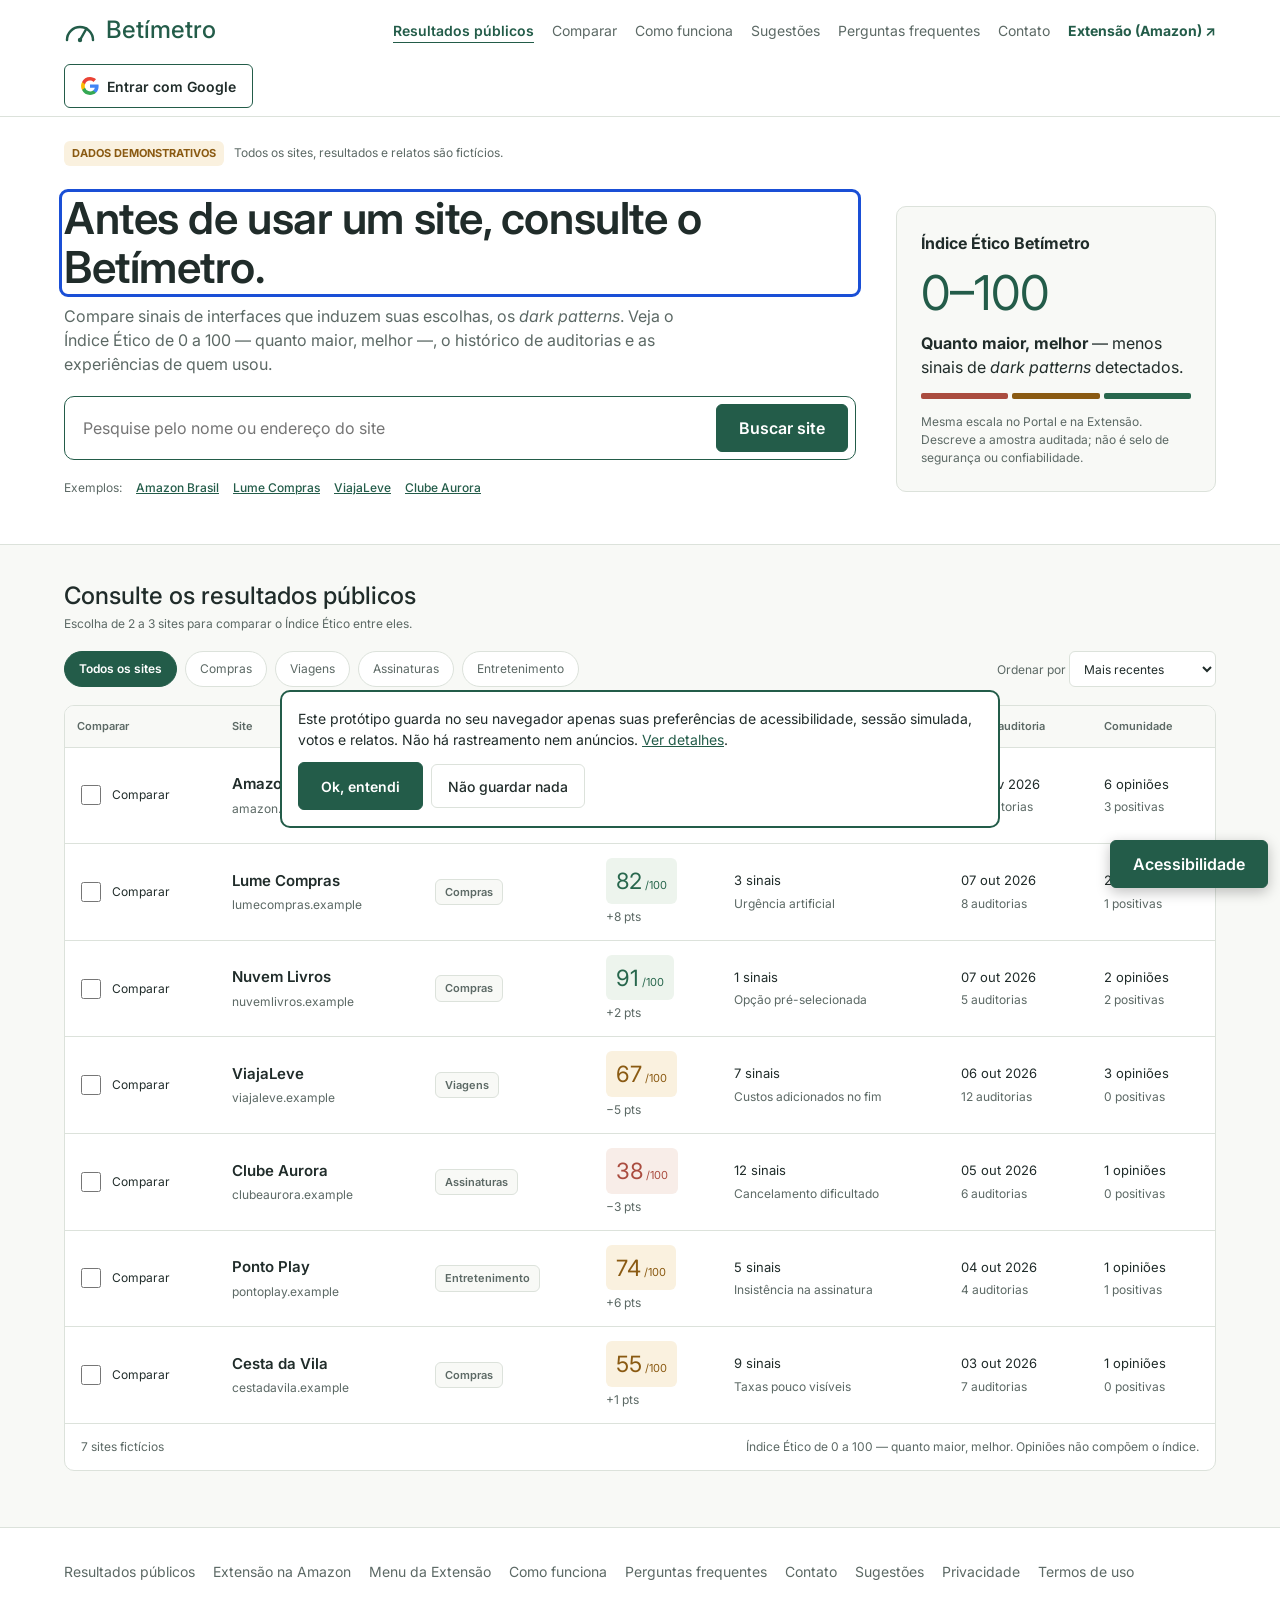
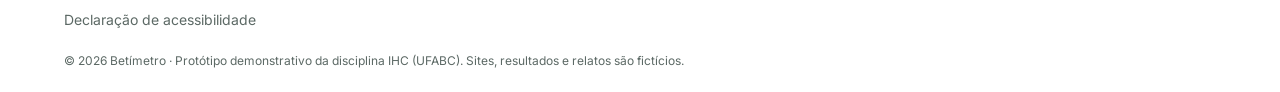
<file: index.html>
<!doctype html>
<html lang="pt-BR">
    <head>
        <meta charset="utf-8" />
        <meta
            name="viewport"
            content="width=device-width, initial-scale=1, viewport-fit=cover"
        />
        <title>Betímetro · Observatório de escolhas digitais</title>
        <link rel="icon" type="image/svg+xml" href="./favicon.svg" />
        <link rel="preconnect" href="https://fonts.googleapis.com" />
        <link rel="preconnect" href="https://fonts.gstatic.com" crossorigin />
        <link
            href="https://fonts.googleapis.com/css2?family=Inter:wght@400;500;600;700&display=swap"
            rel="stylesheet"
        />
        <link rel="stylesheet" href="./css/portal.css" />
    </head>
    <body>
        <a class="skip" href="#app">Pular para o conteúdo</a>
        <header>
            <div class="w">
                <a
                    class="brand"
                    href="#inicio"
                    aria-label="Betímetro, página inicial"
                    ><svg
                        width="32"
                        height="28"
                        viewBox="0 0 32 28"
                        fill="none"
                        stroke="currentColor"
                        stroke-linecap="round"
                        aria-hidden="true"
                    >
                        <path d="M3 24a13 13 0 0 1 26 0" stroke-width="2.5" />
                        <path d="M16 24 22.5 12.5" stroke-width="2.5" />
                        <circle
                            cx="16"
                            cy="24"
                            r="2.2"
                            fill="currentColor"
                            stroke="none"
                        /></svg
                    >Betímetro</a
                >
                <nav aria-label="Principal"><ul id="nav"></ul></nav>
                <div id="auth-slot" class="auth-slot"></div>
            </div>
        </header>
        <button
            class="btn"
            id="ab"
            type="button"
            aria-expanded="false"
            aria-controls="ap"
        >
            Acessibilidade
        </button>
        <div
            id="ap"
            hidden
            role="region"
            aria-label="Preferências de acessibilidade"
        >
            <div class="w">
                <span role="group" aria-label="Tamanho do texto" class="m"
                    ><button
                        class="btn2"
                        type="button"
                        data-fs="100"
                        aria-pressed="true"
                        aria-label="Texto normal"
                    >
                        A</button
                    ><button
                        class="btn2"
                        type="button"
                        data-fs="115"
                        aria-pressed="false"
                        aria-label="Texto grande"
                    >
                        A+</button
                    ><button
                        class="btn2"
                        type="button"
                        data-fs="130"
                        aria-pressed="false"
                        aria-label="Texto muito grande"
                    >
                        A++
                    </button></span
                ><label class="m"
                    >Tema
                    <select id="pt">
                        <option value="auto">Automático</option>
                        <option value="light">Claro</option>
                        <option value="dark">Escuro</option>
                    </select></label
                ><label class="ck"
                    ><input type="checkbox" id="phc" /> Alto contraste</label
                ><label class="ck"
                    ><input type="checkbox" id="psp" /> Modo simplificado</label
                ><button
                    class="btn2"
                    id="pvl"
                    type="button"
                    aria-pressed="false"
                    aria-label="Ativar tradutor VLibras para Libras"
                >
                    <svg
                        width="18"
                        height="18"
                        viewBox="0 0 24 24"
                        fill="none"
                        stroke="currentColor"
                        stroke-width="2"
                        aria-hidden="true"
                    >
                        <path
                            d="M18 11V6a2 2 0 0 0-4 0v5M14 10V4a2 2 0 0 0-4 0v6M10 10.5V6a2 2 0 0 0-4 0v8a6 6 0 0 0 12 0v-3a2 2 0 0 0-4 0"
                        />
                    </svg>
                    <span>VLibras</span>
                </button>
            </div>
        </div>
        <main id="app" tabindex="-1"></main>
        <p class="sr" id="live" aria-live="polite"></p>
        <div id="cn" role="region" aria-label="Aviso de privacidade" hidden>
            <p>
                Este protótipo guarda no seu navegador apenas suas preferências
                de acessibilidade, sessão simulada, votos e relatos. Não há
                rastreamento nem anúncios.
                <a href="#privacidade">Ver detalhes</a>.
            </p>
            <div class="m">
                <button class="btn" id="ok" type="button">Ok, entendi</button>
                <button class="btn2" id="no" type="button">
                    Não guardar nada
                </button>
            </div>
        </div>
        <footer>
            <div class="w">
                <nav aria-label="Rodapé">
                    <ul>
                        <li><a href="#inicio">Resultados públicos</a></li>
                        <li>
                            <a href="./pages/demo-amazon.html"
                                >Extensão na Amazon</a
                            >
                        </li>
                        <li>
                            <a href="./pages/extensao-menu.html"
                                >Menu da Extensão</a
                            >
                        </li>
                        <li><a href="#como">Como funciona</a></li>
                        <li><a href="#faq">Perguntas frequentes</a></li>
                        <li><a href="#contato">Contato</a></li>
                        <li><a href="#sugestoes">Sugestões</a></li>
                        <li><a href="#privacidade">Privacidade</a></li>
                        <li><a href="#termos">Termos de uso</a></li>
                        <li>
                            <a href="#acessibilidade"
                                >Declaração de acessibilidade</a
                            >
                        </li>
                    </ul>
                </nav>
                <p style="margin-top: 10px">
                    © 2026 Betímetro · Protótipo demonstrativo da disciplina IHC
                    (UFABC). Sites, resultados e relatos são fictícios.
                </p>
            </div>
        </footer>
        <script src="./js/portal.js"></script>
    </body>
</html>
</file>
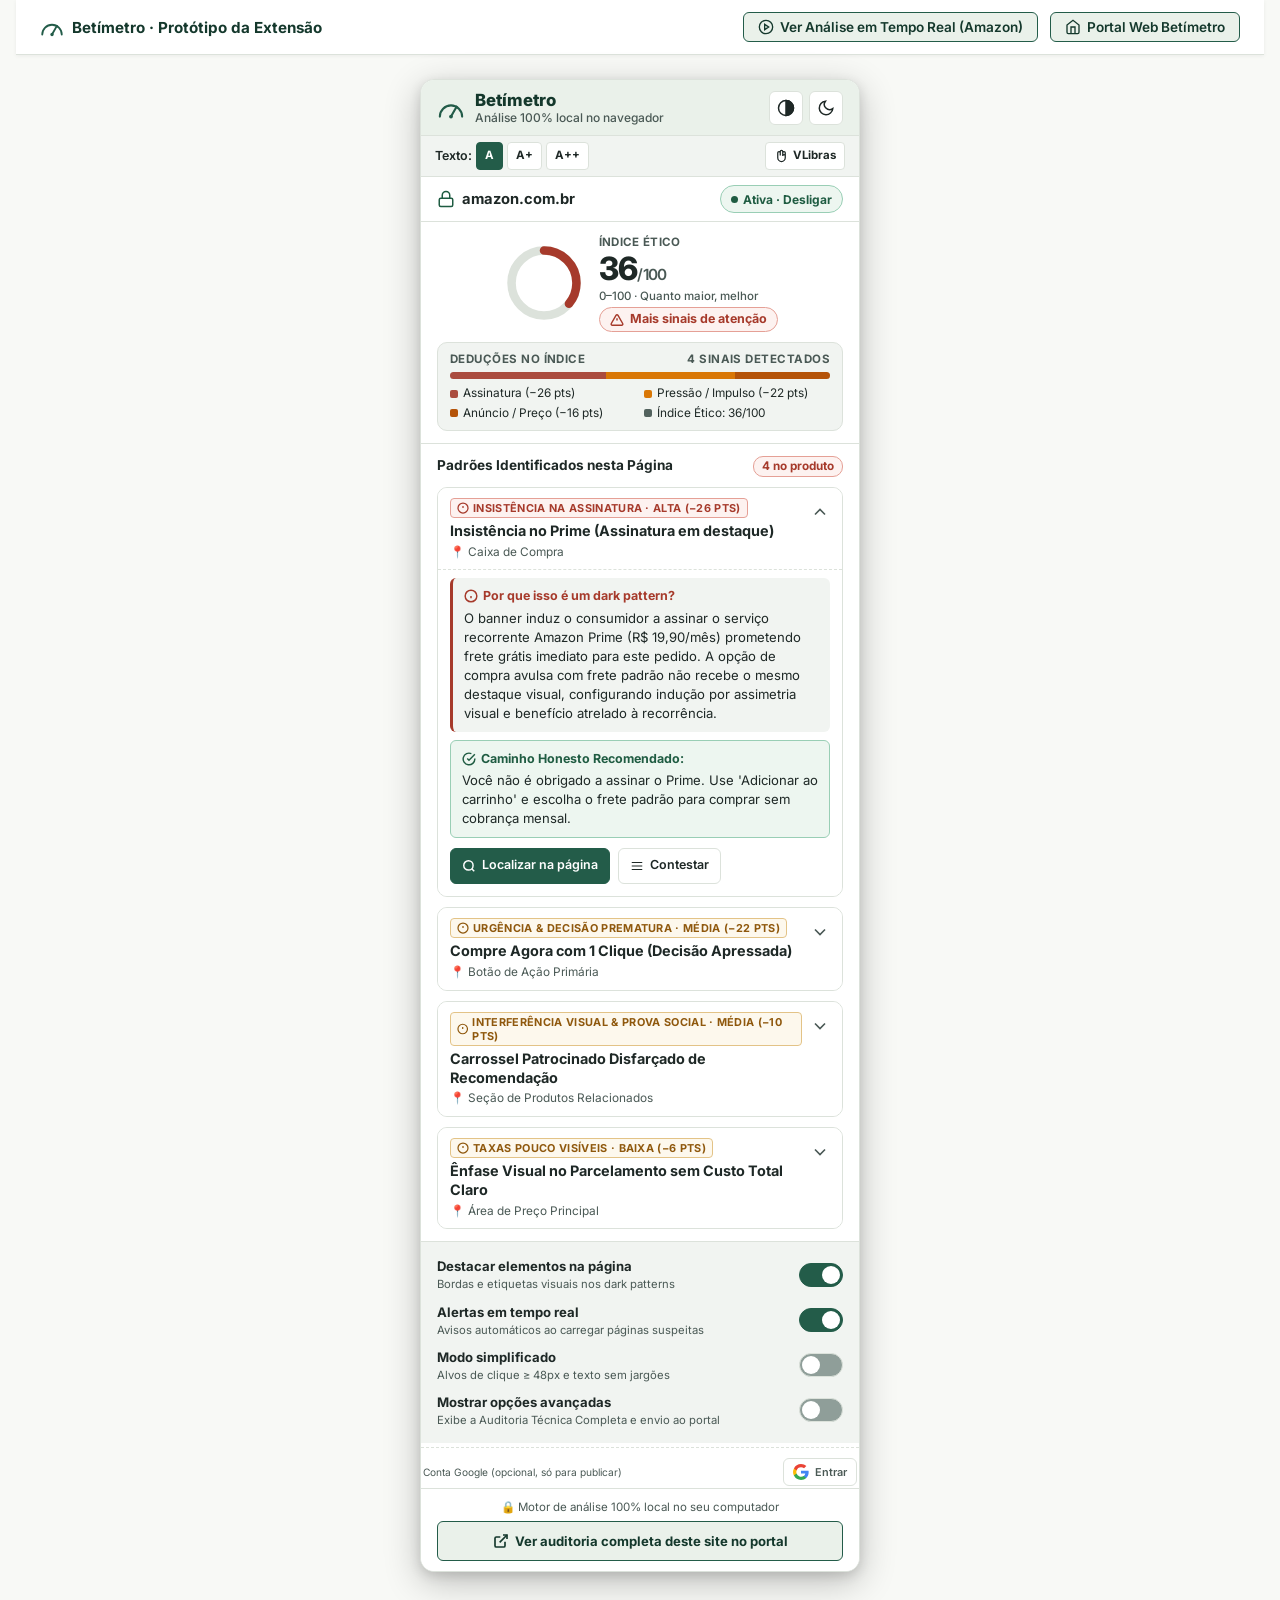
<file: pages/extensao-menu.html>
<!doctype html>
<html lang="pt-BR">
<head>
    <meta charset="utf-8" />
    <meta name="viewport" content="width=device-width, initial-scale=1, viewport-fit=cover" />
    <title>Menu da Extensão · Betímetro (IHC - UFABC)</title>
    <link rel="icon" type="image/svg+xml" href="../favicon.svg" />
    <link rel="preconnect" href="https://fonts.googleapis.com" />
    <link rel="preconnect" href="https://fonts.gstatic.com" crossorigin />
    <link href="https://fonts.googleapis.com/css2?family=Inter:wght@400;500;600;700;800&display=swap" rel="stylesheet" />
    <link rel="stylesheet" href="../css/extensao.css" />
    <style>
        .demo-nav-bar {
            background: var(--btm-sf);
            border-bottom: 1.5px solid var(--btm-bd);
            width: 100%;
            padding: 12px 24px;
            display: flex;
            align-items: center;
            justify-content: space-between;
            flex-wrap: wrap;
            gap: 10px;
            box-shadow: 0 1px 4px rgba(0,0,0,0.06);
            margin-bottom: 24px;
            font-family: var(--btm-font);
            box-sizing: border-box;
        }
        .demo-nav-title {
            font-size: 0.95rem;
            font-weight: 700;
            color: var(--btm-brand-dark);
            display: flex;
            align-items: center;
            gap: 8px;
        }
        .demo-nav-title svg {
            color: var(--btm-brand);
        }
        .demo-nav-links {
            display: flex;
            align-items: center;
            gap: 12px;
            flex-wrap: wrap;
        }
        .demo-nav-link {
            text-decoration: none;
            font-size: 0.85rem;
            font-weight: 600;
            color: var(--btm-brand-dark);
            background: var(--btm-brand-subtle);
            border: 1px solid var(--btm-brand);
            padding: 6px 14px;
            border-radius: 6px;
            transition: all 0.15s ease;
            display: inline-flex;
            align-items: center;
            gap: 6px;
        }
        .demo-nav-link:hover, .demo-nav-link:focus-visible {
            background: var(--btm-brand);
            color: var(--btm-tx-onbrand);
            outline: 2px solid var(--btm-bd-focus);
        }
    </style>
</head>
<body class="btm-standalone-body">

    <!-- Barra de Navegação do Protótipo Acadêmico -->
    <header class="demo-nav-bar" role="banner">
        <div class="demo-nav-title">
            <svg width="24" height="22" viewBox="0 0 32 28" fill="none" stroke="currentColor" stroke-linecap="round" aria-hidden="true">
                <path d="M3 24a13 13 0 0 1 26 0" stroke-width="2.5" />
                <path d="M16 24 22.5 12.5" stroke-width="2.5" />
                <circle cx="16" cy="24" r="2.2" fill="currentColor" stroke="none" />
            </svg>
            Betímetro · Protótipo da Extensão
        </div>
        <nav class="demo-nav-links" aria-label="Navegação da Demonstração">
            <a class="demo-nav-link" href="./demo-amazon.html" title="Abrir página de teste com análise em tempo real">
                <svg width="16" height="16" viewBox="0 0 24 24" fill="none" stroke="currentColor" stroke-width="2" aria-hidden="true">
                    <circle cx="12" cy="12" r="10"/>
                    <polygon points="10 8 16 12 10 16 10 8"/>
                </svg>
                Ver Análise em Tempo Real (Amazon)
            </a>
            <a class="demo-nav-link" href="../index.html" title="Acessar o portal web do Betímetro">
                <svg width="16" height="16" viewBox="0 0 24 24" fill="none" stroke="currentColor" stroke-width="2" aria-hidden="true">
                    <path d="M3 9l9-7 9 7v11a2 2 0 0 1-2 2H5a2 2 0 0 1-2-2z"/>
                    <polyline points="9 22 9 12 15 12 15 22"/>
                </svg>
                Portal Web Betímetro
            </a>
        </nav>
    </header>

    <!-- Frame da Extensão (Visualização dedicada do pop-up) -->
    <main class="btm-standalone-frame" id="btm-extension-popup" role="region" aria-label="Menu da Extensão Betímetro">
        
        <!-- Header da Extensão -->
        <header class="btm-header">
            <a class="btm-header-brand" href="../index.html" aria-label="Página inicial do Betímetro">
                <svg width="28" height="24" viewBox="0 0 32 28" fill="none" stroke="currentColor" stroke-linecap="round" aria-hidden="true">
                    <path d="M3 24a13 13 0 0 1 26 0" stroke-width="2.5" />
                    <path d="M16 24 22.5 12.5" stroke-width="2.5" />
                    <circle cx="16" cy="24" r="2.2" fill="currentColor" stroke="none" />
                </svg>
                <div>
                    <h1 class="btm-header-title">Betímetro</h1>
                    <span class="btm-header-subtitle" id="btm-header-subtitle">Análise 100% local no navegador</span>
                </div>
            </a>
            <div class="btm-header-tools">
                <button class="btm-icon-btn" id="btm-contrast-toggle" type="button" aria-pressed="false" aria-label="Alternar Alto Contraste" title="Alto Contraste (Acessibilidade)">
                    <svg width="18" height="18" viewBox="0 0 24 24" fill="none" stroke="currentColor" stroke-width="2" aria-hidden="true">
                        <circle cx="12" cy="12" r="10"/>
                        <path d="M12 2a10 10 0 0 1 0 20z" fill="currentColor"/>
                    </svg>
                </button>
                <button class="btm-icon-btn" id="btm-theme-toggle" type="button" aria-pressed="false" aria-label="Alternar Tema Escuro" title="Tema Escuro">
                    <svg width="18" height="18" viewBox="0 0 24 24" fill="none" stroke="currentColor" stroke-width="2" aria-hidden="true">
                        <path d="M21 12.79A9 9 0 1 1 11.21 3 7 7 0 0 0 21 12.79z"/>
                    </svg>
                </button>
            </div>
        </header>

        <!-- Barra de Acessibilidade (Texto + VLibras) - WCAG 2.2 AA/AAA -->
        <div class="btm-a11y-bar" role="region" aria-label="Opções de acessibilidade">
            <div class="btm-a11y-group">
                <span>Texto:</span>
                <button class="btm-a11y-btn" id="btm-fs-100" type="button" aria-pressed="true" aria-label="Texto tamanho padrão">A</button>
                <button class="btm-a11y-btn" id="btm-fs-115" type="button" aria-pressed="false" aria-label="Texto aumentado 115%">A+</button>
                <button class="btm-a11y-btn" id="btm-fs-130" type="button" aria-pressed="false" aria-label="Texto aumentado 130%">A++</button>
            </div>
            <button class="btm-a11y-btn btm-a11y-vlibras" id="btm-vlibras-toggle" type="button" aria-pressed="false" aria-label="Ativar tradutor VLibras para Libras" title="Tradutor VLibras (Libras)">
                <svg width="15" height="15" viewBox="0 0 24 24" fill="none" stroke="currentColor" stroke-width="2" aria-hidden="true">
                    <path d="M18 11V6a2 2 0 0 0-4 0v5M14 10V4a2 2 0 0 0-4 0v6M10 10.5V6a2 2 0 0 0-4 0v8a6 6 0 0 0 12 0v-3a2 2 0 0 0-4 0"/>
                </svg>
                <span>VLibras</span>
            </button>
        </div>

        <!-- Site atual sendo inspecionado + Botão Ligar/Desligar Extensão -->
        <div class="btm-site-meta">
            <div class="btm-site-info">
                <svg width="18" height="18" viewBox="0 0 24 24" fill="none" stroke="currentColor" stroke-width="2" aria-hidden="true">
                    <rect x="3" y="11" width="18" height="11" rx="2" ry="2"/>
                    <path d="M7 11V7a5 5 0 0 1 10 0v4"/>
                </svg>
                <span class="btm-site-domain">amazon.com.br</span>
            </div>
            <button class="btm-power-btn" id="btm-power-btn" type="button" aria-pressed="true" title="Ligar ou desligar a extensão Betímetro nesta página">
                <span class="btm-site-status-dot" style="display:inline-block;width:7px;height:7px;background:currentColor;border-radius:50%;"></span>
                <span>Ativa · Desligar</span>
            </button>
        </div>

        <!-- Painel Exibido quando a Extensão está Desligada -->
        <div class="btm-disabled-panel" id="btm-disabled-panel" hidden role="region" aria-label="Extensão desligada">
            <div class="btm-disabled-icon" aria-hidden="true">
                <svg width="26" height="26" viewBox="0 0 24 24" fill="none" stroke="currentColor" stroke-width="2">
                    <path d="M18.36 6.64a9 9 0 1 1-12.73 0"/><line x1="12" y1="2" x2="12" y2="12"/>
                </svg>
            </div>
            <h2 class="btm-disabled-title">Extensão Betímetro Desligada</h2>
            <p class="btm-disabled-desc">
                A proteção em tempo real e os destaques visuais estão desativados para <strong>amazon.com.br</strong>. Nenhum elemento da página está sendo monitorado.
            </p>
            <button class="btm-btn-sm primary" id="btm-reactivate-btn" type="button">
                <svg width="14" height="14" viewBox="0 0 24 24" fill="none" stroke="currentColor" stroke-width="2.5" aria-hidden="true">
                    <path d="M18.36 6.64a9 9 0 1 1-12.73 0"/><line x1="12" y1="2" x2="12" y2="12"/>
                </svg>
                Ligar Extensão Novamente
            </button>
        </div>

        <!-- Corpo Rolável Unificado -->
        <div class="btm-scroll-content">
            <!-- Seção do Índice Ético Unificado (RF01 e RF07) -->
            <section class="btm-score-card" aria-label="Índice Ético da página atual">
                <div class="btm-gauge-wrap">
                    <svg class="btm-gauge-svg" viewBox="0 0 96 96" aria-hidden="true">
                        <circle class="btm-gauge-bg" cx="48" cy="48" r="38"></circle>
                        <circle class="btm-gauge-val hi" id="btm-gauge-circle" cx="48" cy="48" r="38"></circle>
                    </svg>
                    <div class="btm-score-text-block">
                        <span class="btm-score-caption" id="btm-score-caption">Índice Ético</span>
                        <div class="btm-score-number">
                            <span id="btm-score-val">36</span><span class="btm-score-scale">/100</span>
                        </div>
                        <span class="btm-score-direction" id="btm-score-direction">0–100 · Quanto maior, melhor</span>
                        <div class="btm-score-badge hi" id="btm-score-pill">
                            <svg width="14" height="14" viewBox="0 0 24 24" fill="none" stroke="currentColor" stroke-width="2.5" aria-hidden="true">
                                <path d="m21.73 18-8-14a2 2 0 0 0-3.48 0l-8 14A2 2 0 0 0 4 21h16a2 2 0 0 0 1.73-3Z"/>
                                <line x1="12" y1="9" x2="12" y2="13"/>
                                <line x1="12" y1="17" x2="12.01" y2="17"/>
                            </svg>
                            <span>Mais sinais de atenção</span>
                        </div>
                    </div>
                </div>

                <!-- Composição das Deduções no Índice Ético (RF07) -->
                <div class="btm-breakdown" role="region" aria-label="Deduções no Índice Ético">
                    <div class="btm-breakdown-title">
                        <span id="btm-breakdown-title-text">Deduções no Índice</span>
                        <span id="btm-breakdown-count">4 sinais detectados</span>
                    </div>
                    <div class="btm-breakdown-bar" aria-hidden="true">
                        <div class="btm-bar-segment ins" style="width: 41%;" title="Assinatura: −26 pts"></div>
                        <div class="btm-bar-segment urg" style="width: 34%;" title="Pressão / Impulso: −22 pts"></div>
                        <div class="btm-bar-segment soc" style="width: 25%;" title="Anúncio / Preço: −16 pts"></div>
                    </div>
                    <div class="btm-breakdown-legend">
                        <div class="btm-legend-item">
                            <span class="btm-legend-dot" style="background:#aa4c3f;"></span>
                            <span>Assinatura (−26 pts)</span>
                        </div>
                        <div class="btm-legend-item">
                            <span class="btm-legend-dot" style="background:#d97706;"></span>
                            <span>Pressão / Impulso (−22 pts)</span>
                        </div>
                        <div class="btm-legend-item">
                            <span class="btm-legend-dot" style="background:#b45309;"></span>
                            <span>Anúncio / Preço (−16 pts)</span>
                        </div>
                        <div class="btm-legend-item">
                            <span class="btm-legend-dot" style="background:#53625e;"></span>
                            <span id="btm-breakdown-final">Índice Ético: 36/100</span>
                        </div>
                    </div>
                </div>
            </section>

            <!-- Lista de Sinais Detectados nesta Página (RF02, RF06) -->
            <section class="btm-patterns-section" aria-label="Sinais detectados na página">
                <h2 class="btm-section-heading">
                    <span id="btm-patterns-heading">Padrões Identificados nesta Página</span>
                    <span class="btm-count-pill" id="btm-count-pill">4 no produto</span>
                </h2>

                <!-- Cards montados dinamicamente via JS -->
                <div id="btm-patterns-list" role="feed" aria-label="Lista de elementos identificados"></div>
            </section>

            <!-- Controles do Usuário (Requisito 3.2 - Privacidade e Ética) -->
            <section class="btm-controls-section" aria-label="Preferências do usuário na extensão">
                <div class="btm-toggle-row">
                    <div class="btm-toggle-label">
                        <strong id="btm-lbl-highlights">Destacar elementos na página</strong>
                        <span class="btm-toggle-subtext" id="btm-sub-highlights">Bordas e etiquetas visuais nos dark patterns</span>
                    </div>
                    <label class="btm-switch">
                        <input type="checkbox" id="btm-toggle-highlights" checked aria-label="Ativar ou desativar destaques na página" />
                        <span class="btm-slider"></span>
                    </label>
                </div>
                <div class="btm-toggle-row">
                    <div class="btm-toggle-label">
                        <strong id="btm-lbl-alerts">Alertas em tempo real</strong>
                        <span class="btm-toggle-subtext" id="btm-sub-alerts">Avisos automáticos ao carregar páginas suspeitas</span>
                    </div>
                    <label class="btm-switch">
                        <input type="checkbox" id="btm-toggle-alerts" checked aria-label="Ativar ou desativar alertas em tempo real" />
                        <span class="btm-slider"></span>
                    </label>
                </div>
                <div class="btm-toggle-row">
                    <div class="btm-toggle-label">
                        <strong>Modo simplificado</strong>
                        <span class="btm-toggle-subtext">Alvos de clique ≥ 48px e texto sem jargões</span>
                    </div>
                    <label class="btm-switch">
                        <input type="checkbox" id="btm-toggle-senior" aria-label="Ativar modo simplificado para pessoas idosas ou iniciantes" />
                        <span class="btm-slider"></span>
                    </label>
                </div>
                <div class="btm-toggle-row">
                    <div class="btm-toggle-label">
                        <strong id="btm-lbl-advanced">Mostrar opções avançadas</strong>
                        <span class="btm-toggle-subtext" id="btm-sub-advanced">Exibe a Auditoria Técnica Completa e envio ao portal</span>
                    </div>
                    <label class="btm-switch">
                        <input type="checkbox" id="btm-toggle-advanced" aria-expanded="false" aria-controls="btm-advanced-section" aria-label="Mostrar opções avançadas de auditoria técnica" />
                        <span class="btm-slider"></span>
                    </label>
                </div>
            </section>

            <!-- Modo Avançado: Auditoria Técnica Completa (Oculta por padrão) -->
            <section class="btm-advanced-section" id="btm-advanced-section" hidden aria-label="Opções avançadas de auditoria técnica">
                <div class="btm-advanced-header">
                    <h3 class="btm-advanced-title" id="btm-advanced-title">
                        <svg width="16" height="16" viewBox="0 0 24 24" fill="none" stroke="currentColor" stroke-width="2.5" aria-hidden="true">
                            <path d="M12 2v4M12 18v4M4.93 4.93l2.83 2.83M16.24 16.24l2.83 2.83M2 12h4M18 12h4M4.93 19.07l2.83-2.83M16.24 7.76l2.83-2.83"/>
                        </svg>
                        <span>Auditoria Técnica Completa</span>
                    </h3>
                    <span class="btm-advanced-badge">Avançado</span>
                </div>
                <p class="btm-advanced-desc" id="btm-advanced-desc">
                    Varredura local da árvore DOM, contraste e fluxo de compra no seu navegador. Nenhum dado sai do dispositivo, salvo se você decidir publicar o relatório no Portal Betímetro (requer Login com Google).
                </p>
                <button class="btm-btn-audit" id="btm-run-audit" type="button">
                    <svg width="16" height="16" viewBox="0 0 24 24" fill="none" stroke="currentColor" stroke-width="2.5" aria-hidden="true">
                        <polygon points="5 3 19 12 5 21 5 3"/>
                    </svg>
                    <span id="btm-run-audit-text">Executar Auditoria Técnica Completa</span>
                </button>
            </section>

            <!-- Conta Google discreta no final do menu (necessária somente para publicar relatórios) -->
            <div class="btm-auth-bar" id="btm-auth-bar" role="region" aria-label="Conta Google para publicação"></div>
        </div>

        <!-- Rodapé do Menu da Extensão -->
        <footer class="btm-footer">
            <span class="btm-local-badge" id="btm-local-badge">🔒 Motor de análise 100% local no seu computador</span>
            <a class="btm-footer-link" id="btm-footer-link" href="../index.html#site-amazon" title="Ver auditoria detalhada no portal">
                <svg width="16" height="16" viewBox="0 0 24 24" fill="none" stroke="currentColor" stroke-width="2.5" aria-hidden="true">
                    <path d="M18 13v6a2 2 0 0 1-2 2H5a2 2 0 0 1-2-2V8a2 2 0 0 1 2-2h6"/>
                    <polyline points="15 3 21 3 21 9"/>
                    <line x1="10" y1="14" x2="21" y2="3"/>
                </svg>
                <span id="btm-footer-link-text">Ver auditoria completa deste site no portal</span>
            </a>
        </footer>
    </main>

    <!-- Modal de Contestação de Classificação (RF03) -->
    <div class="btm-modal-backdrop" id="btm-contest-modal" hidden role="dialog" aria-modal="true" aria-labelledby="btm-contest-modal-title">
        <div class="btm-modal">
            <div class="btm-modal-header">
                <h3 class="btm-modal-title" id="btm-contest-modal-title">
                    <svg width="20" height="20" viewBox="0 0 24 24" fill="none" stroke="currentColor" stroke-width="2.5" aria-hidden="true">
                        <circle cx="12" cy="12" r="10"/>
                        <path d="M9.09 9a3 3 0 0 1 5.83 1c0 2-3 3-3 3"/>
                        <line x1="12" y1="17" x2="12.01" y2="17"/>
                    </svg>
                    <span id="btm-contest-heading-text">Contestar Classificação</span>
                </h3>
                <button class="btm-icon-btn" id="btm-close-contest" type="button" aria-label="Fechar modal de contestação">✕</button>
            </div>
            <form id="btm-contest-form">
                <div class="btm-modal-body">
                    <p>Você está contestando o alerta: <br><strong id="btm-contest-target-name">Nome do padrão</strong></p>
                    <p id="btm-contest-help" class="btm-toggle-subtext">Sua contribuição ajuda a corrigir falsos positivos e melhora as regras locais do Betímetro.</p>
                    
                    <fieldset class="btm-modal-options" role="radiogroup" aria-required="true">
                        <legend style="font-weight: 700; font-size: 0.9em; margin-bottom: 6px;">Qual é a sua justificativa? <span class="btm-req">(Obrigatório)</span></legend>
                        <label class="btm-radio-label">
                            <input type="radio" name="motivo" value="falso_positivo" checked required aria-required="true" />
                            <span id="btm-opt-fp"><strong>Falso positivo:</strong> O elemento é legítimo e não tenta induzir ou enganar o usuário.</span>
                        </label>
                        <label class="btm-radio-label">
                            <input type="radio" name="motivo" value="categoria_errada" required aria-required="true" />
                            <span id="btm-opt-cat"><strong>Categoria incorreta:</strong> É um padrão manipulativo, mas está classificado sob a regra errada.</span>
                        </label>
                        <label class="btm-radio-label">
                            <input type="radio" name="motivo" value="site_alterado" required aria-required="true" />
                            <span id="btm-opt-alt"><strong>Site alterado:</strong> O site já corrigiu esta interface recentemente.</span>
                        </label>
                    </fieldset>

                    <label for="btm-contest-comments" style="font-size: 0.9em; font-weight: 600;">
                        Observações adicionais (opcional):
                    </label>
                    <textarea class="btm-textarea" id="btm-contest-comments" placeholder="Ex.: O frete grátis estava disponível sem o Prime logo abaixo, mas passou despercebido pela regra automática..."></textarea>
                </div>
                <div class="btm-modal-footer">
                    <button class="btm-btn-sm" type="button" onclick="window.BetimetroExt.closeContestModal()">Cancelar</button>
                    <button class="btm-btn-sm primary" type="submit" id="btm-contest-submit-btn">Enviar Contestação</button>
                </div>
            </form>
        </div>
    </div>

    <!-- Região Live ARIA para Anúncios de Acessibilidade (Leitores de Tela) -->
    <div class="btm-live-region" id="btm-live-announcer" aria-live="polite" aria-atomic="true"></div>

    <script src="../js/extensao.js"></script>
</body>
</html>
</file>
<file: css/portal.css>
:root {
    --bg: #f8f9f6;
    --sf: #fff;
    --bd: #dce2db;
    --brand: #235c49;
    --bs: #eaf1ea;
    --on: #fff;
    --tx: #202c2a;
    --mu: #5c6965;
    --hi: #aa4c3f;
    --his: #f8ede8;
    --mi: #8a5a12;
    --mis: #faf1df;
    --lo: #28674d;
    --los: #edf4ed;
    --fc: #1a4fd6;
    --r: 10px;
    --g: clamp(16px, 5vw, 72px);
    color-scheme: light dark;
    box-sizing: border-box;
    padding-top: env(safe-area-inset-top, 0px);
    padding-bottom: env(safe-area-inset-bottom, 0px);
}
@media (prefers-color-scheme: dark) {
    :root:not([data-theme="light"]) {
        --bg: #111816;
        --sf: #192220;
        --bd: #2d3a36;
        --brand: #7fcfb0;
        --bs: #1e2e29;
        --on: #0e1a16;
        --tx: #e8eeeb;
        --mu: #a2b0ab;
        --hi: #f0a193;
        --his: #33211e;
        --mi: #e6b765;
        --mis: #322816;
        --lo: #8fd4b5;
        --los: #1b2e26;
        --fc: #8fb0ff;
    }
}
:root[data-theme="dark"] {
    --bg: #111816;
    --sf: #192220;
    --bd: #2d3a36;
    --brand: #7fcfb0;
    --bs: #1e2e29;
    --on: #0e1a16;
    --tx: #e8eeeb;
    --mu: #a2b0ab;
    --hi: #f0a193;
    --his: #33211e;
    --mi: #e6b765;
    --mis: #322816;
    --lo: #8fd4b5;
    --los: #1b2e26;
    --fc: #8fb0ff;
}
html {
    scroll-behavior: smooth;
    scroll-padding-top: env(safe-area-inset-top, 0px);
}
*,
*::before,
*::after {
    box-sizing: border-box;
}
body {
    margin: 0;
    background: var(--bg);
    color: var(--tx);
    font:
        400 1rem/1.5 Inter,
        system-ui,
        "Segoe UI",
        sans-serif;
}
h1,
h2,
h3,
p,
ul,
dl {
    margin: 0;
}
a {
    color: var(--brand);
}
button,
input,
select,
textarea {
    font: inherit;
    color: inherit;
}
:focus-visible {
    outline: 3px solid var(--fc);
    outline-offset: 2px;
    border-radius: 4px;
}
.sr {
    position: absolute !important;
    width: 1px;
    height: 1px;
    overflow: hidden;
    clip: rect(0 0 0 0);
    white-space: nowrap;
}
.skip {
    position: absolute;
    left: 12px;
    top: -100px;
    background: var(--brand);
    color: var(--on);
    padding: 12px 16px;
    border-radius: 6px;
    z-index: 9;
}
.skip:focus {
    top: 12px;
}
.w {
    padding-inline: var(--g);
    max-width: 1280px;
    margin-inline: auto;
}
header {
    background: var(--sf);
    border-bottom: 1px solid var(--bd);
}
header .w {
    display: flex;
    align-items: center;
    justify-content: space-between;
    gap: 12px 20px;
    flex-wrap: wrap;
    min-height: 76px;
    padding-block: 8px;
}
.brand {
    display: inline-flex;
    align-items: center;
    gap: 10px;
    font-size: 1.5rem;
    font-weight: 500;
    color: var(--brand);
    text-decoration: none;
    background: none;
    border: 0;
    cursor: pointer;
    min-height: 44px;
}
nav ul {
    display: flex;
    gap: 4px 18px;
    list-style: none;
    padding: 0;
    margin: 0;
    flex-wrap: wrap;
    align-items: center;
}
nav a {
    display: inline-flex;
    align-items: center;
    min-height: 44px;
    font-size: 0.875rem;
    color: var(--mu);
    text-decoration: none;
}
nav a:hover {
    text-decoration: underline;
    color: var(--brand);
}
nav a[aria-current="page"] {
    color: var(--brand);
    font-weight: 600;
    text-decoration: underline;
    text-underline-offset: 6px;
}
.auth-slot {
    display: flex;
    align-items: center;
    gap: 8px;
    flex-wrap: wrap;
}
.auth-pill {
    display: inline-flex;
    align-items: center;
    gap: 8px;
    font-size: 0.8125rem;
    padding: 4px 10px;
    border-radius: 20px;
    background: var(--bs);
    color: var(--tx);
    border: 1px solid var(--bd);
}
.google-btn {
    display: inline-flex;
    align-items: center;
    justify-content: center;
    gap: 8px;
    min-height: 44px;
    padding: 0 16px;
    border: 1.5px solid var(--brand);
    border-radius: 6px;
    background: var(--sf);
    color: var(--tx);
    font-size: 0.875rem;
    font-weight: 600;
    cursor: pointer;
}
.google-btn:hover {
    background: var(--bs);
    border-color: var(--brand);
    color: var(--tx);
}
.auth-gate {
    padding: 16px;
    border-radius: var(--r);
    background: var(--bs);
    border: 1.5px solid var(--brand);
    display: grid;
    gap: 12px;
}
.demo {
    font-size: 0.75rem;
    color: var(--mu);
    display: flex;
    gap: 10px;
    align-items: center;
    flex-wrap: wrap;
}
.badge {
    padding: 4px 8px;
    border-radius: 6px;
    font-size: 0.6875rem;
    font-weight: 700;
    background: var(--mis);
    color: var(--mi);
}
.hero {
    background: var(--sf);
    border-bottom: 1px solid var(--bd);
}
.hero .w {
    padding-block: 24px 40px;
    display: grid;
    gap: 28px;
}
.hg {
    display: grid;
    grid-template-columns: minmax(0, 1fr) 320px;
    gap: 40px;
    align-items: center;
}
h1 {
    font-size: clamp(1.9rem, 4.2vw, 2.75rem);
    line-height: 1.12;
    font-weight: 600;
    letter-spacing: -0.01em;
}
.lead {
    margin-top: 12px;
    color: var(--mu);
    max-width: 62ch;
}
.search {
    margin-top: 20px;
    display: flex;
    gap: 10px;
    align-items: center;
    padding: 7px 7px 7px 18px;
    border: 1.5px solid var(--brand);
    border-radius: var(--r);
    background: var(--sf);
}
.search:focus-within {
    outline: 3px solid var(--fc);
    outline-offset: 2px;
}
.search input {
    flex: 1;
    min-width: 0;
    border: 0;
    background: none;
    padding: 12px 0;
    font-size: 1rem;
    color: var(--tx);
}
.search input:focus {
    outline: none;
}
.btn {
    min-height: 48px;
    padding: 0 22px;
    border: 1.5px solid var(--brand);
    border-radius: 6px;
    background: var(--brand);
    color: var(--on);
    font-weight: 600;
    cursor: pointer;
    display: inline-flex;
    align-items: center;
    justify-content: center;
    gap: 8px;
    text-decoration: none;
}
.btn:hover {
    filter: brightness(1.08);
}
.btn:disabled {
    opacity: 0.5;
    cursor: not-allowed;
}
.btn2 {
    min-height: 44px;
    padding: 0 16px;
    border: 1px solid var(--bd);
    border-radius: 6px;
    background: var(--sf);
    color: var(--tx);
    cursor: pointer;
    font-size: 0.875rem;
    font-weight: 500;
    display: inline-flex;
    align-items: center;
    justify-content: center;
    gap: 6px;
    text-decoration: none;
}
.btn2:hover {
    border-color: var(--brand);
    color: var(--brand);
}
.btn2[aria-pressed="true"] {
    background: var(--brand);
    border-color: var(--brand);
    color: var(--on);
    font-weight: 700;
}
.btn-danger {
    border-color: var(--hi);
    color: var(--hi);
    background: var(--his);
    font-weight: 600;
}
.btn-danger:hover {
    background: var(--hi);
    color: var(--on);
    border-color: var(--hi);
}
.sug {
    margin-top: 12px;
    font-size: 0.75rem;
    color: var(--mu);
    display: flex;
    gap: 4px 14px;
    flex-wrap: wrap;
    align-items: center;
}
.lk {
    min-height: 32px;
    background: none;
    border: 0;
    padding: 0;
    color: var(--brand);
    font-weight: 500;
    font-size: 0.75rem;
    text-decoration: underline;
    cursor: pointer;
}
.ic {
    background: var(--bg);
    border: 1px solid var(--bd);
    border-radius: var(--r);
    padding: 24px;
    display: grid;
    gap: 14px;
}
.big {
    font-size: 3rem;
    line-height: 1;
    color: var(--brand);
}
.bands {
    display: flex;
    gap: 4px;
    list-style: none;
    margin: 0;
    padding: 0;
}
.bands li {
    flex: 1;
    height: 6px;
    border-radius: 2px;
}
.note {
    font-size: 0.75rem;
    color: var(--mu);
    line-height: 1.5;
}
section.s {
    padding-top: 36px;
}
h2 {
    font-size: 1.5rem;
    font-weight: 500;
    line-height: 1.25;
}
.sub {
    display: block;
    margin-top: 4px;
    font-size: 0.75rem;
    color: var(--mu);
}
.bar {
    margin-top: 18px;
    display: flex;
    justify-content: space-between;
    gap: 12px;
    flex-wrap: wrap;
    align-items: center;
}
.fl {
    display: flex;
    gap: 8px;
    flex-wrap: wrap;
    list-style: none;
    padding: 0;
    margin: 0;
}
.fb {
    min-height: 36px;
    padding: 0 14px;
    border: 1px solid var(--bd);
    border-radius: 100px;
    background: var(--sf);
    color: var(--mu);
    font-size: 0.75rem;
    cursor: pointer;
}
.fb:hover {
    border-color: var(--brand);
    color: var(--brand);
}
.fb[aria-pressed="true"] {
    background: var(--brand);
    border-color: var(--brand);
    color: var(--on);
    font-weight: 600;
}
select {
    min-height: 36px;
    padding: 0 10px;
    border: 1px solid var(--bd);
    border-radius: 6px;
    background: var(--sf);
    color: var(--tx);
    font-size: 0.75rem;
}
.card {
    margin-top: 18px;
    background: var(--sf);
    border: 1px solid var(--bd);
    border-radius: var(--r);
    overflow: hidden;
}
table {
    width: 100%;
    border-collapse: collapse;
}
th {
    background: var(--bg);
    text-align: left;
    font-size: 0.6875rem;
    font-weight: 600;
    color: var(--mu);
    padding: 12px;
    border-bottom: 1px solid var(--bd);
}
td {
    padding: 14px 12px;
    border-bottom: 1px solid var(--bd);
    vertical-align: middle;
    font-size: 0.8125rem;
}
.sn {
    font-weight: 600;
    font-size: 0.9375rem;
    color: var(--tx);
    text-decoration: none;
}
.sn:hover {
    text-decoration: underline;
}
.sc {
    display: inline-flex;
    align-items: baseline;
    gap: 3px;
    padding: 6px 10px;
    border-radius: 6px;
    font-size: 1.4rem;
}
.sc small {
    font-size: 0.6875rem;
}
.hi {
    background: var(--his);
    color: var(--hi);
}
.mi {
    background: var(--mis);
    color: var(--mi);
}
.lo {
    background: var(--los);
    color: var(--lo);
}
.ck {
    display: inline-flex;
    align-items: center;
    gap: 8px;
    min-height: 44px;
    font-size: 0.75rem;
    cursor: pointer;
}
.ck input {
    width: 20px;
    height: 20px;
}
.foot {
    display: flex;
    justify-content: space-between;
    gap: 12px;
    flex-wrap: wrap;
    padding: 14px 16px;
    font-size: 0.75rem;
    color: var(--mu);
}
.cmp {
    position: sticky;
    bottom: 72px;
    z-index: 5;
    margin-top: 16px;
    display: flex;
    gap: 12px;
    align-items: center;
    justify-content: space-between;
    flex-wrap: wrap;
    padding: 12px 16px;
    background: var(--sf);
    border: 1.5px solid var(--brand);
    border-radius: var(--r);
    box-shadow: 0 4px 18px rgb(0 0 0 / 0.12);
}
.cmp-actions {
    display: flex;
    gap: 10px;
    flex-wrap: wrap;
    align-items: center;
}
.cmp-warn {
    margin-top: 16px;
    padding: 12px 16px;
    border-radius: var(--r);
    background: var(--mis);
    color: var(--mi);
    border: 1.5px solid var(--mi);
    font-size: 0.875rem;
    display: flex;
    align-items: flex-start;
    gap: 10px;
}
.undo-bar {
    margin-top: 12px;
    padding: 12px 14px;
    border-radius: var(--r);
    background: var(--bs);
    border: 1.5px solid var(--brand);
    color: var(--tx);
    display: flex;
    align-items: center;
    justify-content: space-between;
    gap: 12px;
    flex-wrap: wrap;
    font-size: 0.875rem;
}
.panel {
    margin-top: 20px;
    background: var(--sf);
    border: 1px solid var(--bd);
    border-radius: var(--r);
    padding: 22px;
    display: grid;
    gap: 14px;
}
.g2 {
    display: grid;
    grid-template-columns: 1fr 1fr;
    gap: 20px;
}
.tag {
    display: inline-block;
    padding: 4px 9px;
    border-radius: 6px;
    font-size: 0.6875rem;
    font-weight: 600;
    background: var(--bs);
    color: var(--brand);
}
.tag.w2 {
    background: var(--mis);
    color: var(--mi);
}
.tag.v {
    background: var(--bg);
    color: var(--mu);
    border: 1px solid var(--bd);
}
.fi {
    list-style: none;
    padding: 0;
    margin: 0;
    display: grid;
    gap: 14px;
}
.fi li {
    border: 1px solid var(--bd);
    border-radius: var(--r);
    padding: 16px;
    display: grid;
    gap: 8px;
}
.fi blockquote {
    margin: 0;
    padding-left: 12px;
    border-left: 3px solid var(--mi);
    font-size: 0.9375rem;
}
.fi .m {
    display: flex;
    gap: 8px;
    flex-wrap: wrap;
    align-items: center;
}
.row {
    display: grid;
    grid-template-columns: 150px 1fr 28px;
    gap: 10px;
    align-items: center;
    font-size: 0.8125rem;
}
.row i {
    display: block;
    height: 8px;
    border-radius: 4px;
    background: var(--mi);
}
.back {
    display: inline-flex;
    align-items: center;
    min-height: 44px;
    background: none;
    border: 0;
    color: var(--brand);
    font-weight: 600;
    font-size: 0.875rem;
    cursor: pointer;
    padding: 0;
}
textarea {
    width: 100%;
    min-height: 150px;
    padding: 12px;
    border: 1.5px solid var(--brand);
    border-radius: var(--r);
    background: var(--sf);
    color: var(--tx);
    line-height: 1.55;
}
mark {
    background: var(--mis);
    color: var(--tx);
    border-bottom: 2px solid var(--mi);
    padding: 0 2px;
    border-radius: 2px;
}
mark b {
    display: inline-block;
    min-width: 18px;
    margin-right: 4px;
    padding: 0 4px;
    border-radius: 9px;
    background: var(--mi);
    color: var(--bg);
    font-size: 0.6875rem;
    text-align: center;
}
.txt {
    padding: 14px;
    background: var(--bg);
    border-radius: var(--r);
    white-space: pre-wrap;
    line-height: 1.9;
}
.bd3 {
    display: grid;
    grid-template-columns: repeat(3, 1fr);
    gap: 24px;
}
.bd3 div {
    border-top: 3px solid var(--c);
    padding-top: 10px;
}
.bd3 strong {
    font-size: 1.6rem;
    font-weight: 400;
    color: var(--c);
}
footer {
    margin-top: 56px;
    background: var(--sf);
    border-top: 1px solid var(--bd);
}
footer .w {
    padding-block: 22px;
    font-size: 0.75rem;
    color: var(--mu);
}
@media (max-width: 900px) {
    .hg,
    .g2 {
        grid-template-columns: 1fr;
    }
    .bd3 {
        grid-template-columns: 1fr;
    }
}
@media (max-width: 760px) {
    table,
    thead,
    tbody,
    tr,
    td {
        display: block;
    }
    thead {
        position: absolute;
        width: 1px;
        height: 1px;
        overflow: hidden;
    }
    tr {
        display: grid;
        grid-template-columns: 1fr 1fr;
        gap: 10px;
        padding: 14px;
        border-bottom: 1px solid var(--bd);
    }
    td {
        border: 0;
        padding: 0;
    }
    td.f {
        grid-column: 1/-1;
    }
    td[data-l]::before {
        content: attr(data-l);
        display: block;
        font-size: 0.6875rem;
        color: var(--mu);
        font-weight: 600;
    }
    .row {
        grid-template-columns: 110px 1fr 24px;
    }
    .search {
        flex-wrap: wrap;
    }
    .search .btn {
        flex-basis: 100%;
    }
}
.m {
    display: flex;
    gap: 8px;
    flex-wrap: wrap;
    align-items: center;
}
.who {
    display: flex;
    gap: 10px;
    align-items: center;
}
.av {
    width: 32px;
    height: 32px;
    border-radius: 50%;
    display: grid;
    place-items: center;
    background: var(--bg);
    color: var(--mu);
    border: 1px solid var(--bd);
    font-size: 0.6875rem;
    font-weight: 600;
    flex: none;
}
.op {
    border-bottom: 1px solid var(--bd);
    padding: 16px 0;
    display: grid;
    gap: 10px;
}
.op blockquote {
    margin: 0;
}
.rs {
    background: var(--bs);
    border-radius: 6px;
    padding: 10px 12px;
    font-size: 0.8125rem;
}
.fld {
    display: grid;
    gap: 4px;
    font-size: 0.8125rem;
}
.fld input,
.fld select,
.fld textarea {
    min-height: 44px;
    padding: 8px 10px;
    border: 1px solid var(--bd);
    border-radius: 6px;
    background: var(--sf);
    color: var(--tx);
}
fieldset {
    border: 1px solid var(--bd);
    border-radius: 6px;
    padding: 10px 12px;
    display: grid;
    gap: 4px;
}
.er {
    color: var(--hi);
    font-size: 0.8125rem;
    font-weight: 600;
    min-height: 1em;
}
details {
    font-size: 0.875rem;
}
summary {
    cursor: pointer;
    min-height: 32px;
    font-weight: 600;
}
@media (prefers-reduced-motion: reduce) {
    * {
        transition: none !important;
        scroll-behavior: auto !important;
    }
}
.hl {
    outline: 3px dashed var(--mi);
    outline-offset: 3px;
    border-radius: 4px;
    cursor: pointer;
}
.hl::before {
    content: "⚑ " attr(data-n);
    font-weight: 700;
    font-size: 0.75rem;
    background: var(--mi);
    color: var(--bg);
    padding: 0 7px;
    border-radius: 9px;
    margin-right: 6px;
}
#ap {
    position: fixed;
    right: 12px;
    bottom: calc(68px + env(safe-area-inset-bottom, 0px));
    z-index: 21;
    width: min(350px, calc(100vw - 24px));
    background: var(--sf);
    border: 2px solid var(--brand);
    border-radius: var(--r);
    box-shadow: 0 8px 28px rgb(0 0 0 / 0.25);
}
#ap .w {
    padding: 14px;
    display: grid;
    gap: 12px;
    font-size: 0.8125rem;
}
#ab {
    position: fixed;
    right: 12px;
    bottom: calc(12px + env(safe-area-inset-bottom, 0px));
    z-index: 22;
    min-height: 48px;
    box-shadow: 0 4px 14px rgb(0 0 0 / 0.25);
}
[hidden] {
    display: none !important;
}
#cn {
    position: fixed;
    left: 12px;
    right: 12px;
    bottom: calc(72px + env(safe-area-inset-bottom, 0px));
    z-index: 20;
    max-width: 720px;
    margin-inline: auto;
    background: var(--sf);
    border: 2px solid var(--brand);
    border-radius: var(--r);
    padding: 16px;
    display: grid;
    gap: 12px;
    font-size: 0.875rem;
}

/* Modais acessíveis (Confirmação de exclusão & Login com Google) */
.pm-backdrop {
    position: fixed;
    inset: 0;
    z-index: 40;
    background: rgba(0, 0, 0, 0.65);
    display: flex;
    align-items: center;
    justify-content: center;
    padding: 16px;
}
.pm-dialog {
    width: min(480px, 100%);
    max-height: calc(100vh - 32px);
    overflow-y: auto;
    background: var(--sf);
    color: var(--tx);
    border: 2px solid var(--brand);
    border-radius: var(--r);
    box-shadow: 0 12px 36px rgb(0 0 0 / 0.35);
    padding: 20px;
    display: grid;
    gap: 14px;
}
.pm-header {
    display: flex;
    align-items: center;
    justify-content: space-between;
    gap: 12px;
}
.pm-header h2 {
    font-size: 1.2rem;
    font-weight: 700;
}
.pm-actions {
    display: flex;
    justify-content: flex-end;
    gap: 10px;
    flex-wrap: wrap;
}
.pm-acct-btn {
    width: 100%;
    text-align: left;
    justify-content: flex-start;
    padding: 10px 12px;
    gap: 12px;
}

/* Fallback visual do VLibras */
.vlibras-fallback {
    position: fixed;
    left: 12px;
    bottom: calc(12px + env(safe-area-inset-bottom, 0px));
    z-index: 22;
    max-width: min(340px, calc(100vw - 24px));
    background: var(--sf);
    color: var(--tx);
    border: 2px solid var(--brand);
    border-radius: var(--r);
    padding: 10px 14px;
    box-shadow: 0 6px 20px rgb(0 0 0 / 0.2);
    display: flex;
    align-items: center;
    justify-content: space-between;
    gap: 10px;
    font-size: 0.8125rem;
}

/* Modo simplificado no Portal (alvos >= 48px) */
body.portal-senior-mode .btn,
body.portal-senior-mode .btn2,
body.portal-senior-mode .fb,
body.portal-senior-mode .google-btn,
body.portal-senior-mode select,
body.portal-senior-mode nav a {
    min-height: 48px;
}

/* ==========================================================================
   MODO ALTO CONTRASTE CLARO (WCAG 2.2 AAA - contraste >= 7:1)
   ========================================================================== */
:root[data-hc] {
    --bg: #ffffff;
    --sf: #ffffff;
    --bd: #000000;
    --tx: #000000;
    --mu: #000000;
    --brand: #00442e;
    --on: #ffffff;
    --bs: #ffffff;
    --hi: #8f0000;
    --his: #fff5f5;
    --mi: #663800;
    --mis: #fff9eb;
    --lo: #004a24;
    --los: #f0faf4;
    --fc: #0000ee;
}

/* ==========================================================================
   MODO ALTO CONTRASTE COMBINADO COM TEMA ESCURO (WCAG 2.2 AAA - >= 7:1)
   ========================================================================== */
@media (prefers-color-scheme: dark) {
    :root:not([data-theme="light"])[data-hc] {
        --bg: #000000;
        --sf: #000000;
        --bd: #ffffff;
        --tx: #ffffff;
        --mu: #f0f0f0;
        --brand: #00ffaa;
        --on: #000000;
        --bs: #000000;
        --hi: #ff8a80;
        --his: #1f0000;
        --mi: #ffd54f;
        --mis: #1f1600;
        --lo: #69f0ae;
        --los: #001f0f;
        --fc: #ffff00;
    }
}
:root[data-theme="dark"][data-hc] {
    --bg: #000000;
    --sf: #000000;
    --bd: #ffffff;
    --tx: #ffffff;
    --mu: #f0f0f0;
    --brand: #00ffaa;
    --on: #000000;
    --bs: #000000;
    --hi: #ff8a80;
    --his: #1f0000;
    --mi: #ffd54f;
    --mis: #1f1600;
    --lo: #69f0ae;
    --los: #001f0f;
    --fc: #ffff00;
}

/* Reforços de legibilidade e bordas em ambos os modos de Alto Contraste */
:root[data-hc] .btn {
    background: var(--brand);
    color: var(--on);
    border: 2px solid var(--bd);
}
:root[data-hc] .btn:hover,
:root[data-hc] .btn:focus-visible {
    filter: none;
    text-decoration: underline;
    outline: 3px solid var(--fc);
    outline-offset: 2px;
}
:root[data-hc] .btn2,
:root[data-hc] .fb,
:root[data-hc] .google-btn {
    background: var(--sf);
    color: var(--tx);
    border: 2px solid var(--bd);
    font-weight: 700;
}
:root[data-hc] .btn2:hover,
:root[data-hc] .fb:hover,
:root[data-hc] .google-btn:hover {
    background: var(--brand);
    color: var(--on);
    border-color: var(--brand);
}
:root[data-hc] .btn2[aria-pressed="true"],
:root[data-hc] .fb[aria-pressed="true"] {
    background: var(--brand);
    color: var(--on);
    border: 2px solid var(--bd);
}
:root[data-hc] .btn-danger {
    background: var(--his);
    color: var(--hi);
    border: 2px solid var(--hi);
}
:root[data-hc] .btn-danger:hover {
    background: var(--hi);
    color: var(--on);
    border-color: var(--bd);
}
:root[data-hc] .tag,
:root[data-hc] .badge,
:root[data-hc] .sc {
    border: 1.5px solid currentColor;
    font-weight: 700;
}
:root[data-hc] .card,
:root[data-hc] .panel,
:root[data-hc] .ic,
:root[data-hc] .search,
:root[data-hc] .fld input,
:root[data-hc] .fld select,
:root[data-hc] .fld textarea,
:root[data-hc] select,
:root[data-hc] textarea,
:root[data-hc] .rs,
:root[data-hc] .auth-pill,
:root[data-hc] .auth-gate,
:root[data-hc] .pm-dialog,
:root[data-hc] .undo-bar,
:root[data-hc] .cmp,
:root[data-hc] #ap,
:root[data-hc] #cn {
    border-width: 2px;
    border-color: var(--bd);
}
:root[data-hc] th {
    background: var(--sf);
    color: var(--tx);
    border-bottom: 2px solid var(--bd);
}
:root[data-hc] td {
    border-bottom: 1.5px solid var(--bd);
}
:root[data-hc] a {
    text-decoration: underline;
    font-weight: 600;
}
:root[data-hc] .btn a,
:root[data-hc] a.btn,
:root[data-hc] a.btn2 {
    text-decoration: none;
}
:root[data-hc] a.btn:hover,
:root[data-hc] a.btn2:hover {
    text-decoration: underline;
}

/* Indicador acessível de campo obrigatório (WCAG 2.2 · 3.3.2 & 1.4.1) */
.req {
    color: var(--hi);
    font-weight: 600;
    font-size: 0.88em;
}
.fld > .req-row {
    display: inline;
}
[aria-invalid="true"] {
    border-color: var(--hi) !important;
    box-shadow: 0 0 0 2px var(--his);
}
:root[data-hc] .req {
    color: var(--hi);
    font-weight: 700;
}
:root[data-hc] [aria-invalid="true"] {
    border-width: 2.5px !important;
    border-color: var(--hi) !important;
}
</file>
<file: css/extensao.css>
/* ==========================================================================
   Betímetro · Extensão de Avaliação de Escolhas Digitais (Dark Patterns)
   Estilos do Menu da Extensão, Auditoria Técnica Completa e Overlays Locais
   Conforme especificações de IHC (WCAG 2.2 AA/AAA, Design Universal e Ético)
   ========================================================================== */

:root {
    --btm-zoom: 1;
    --btm-bg: #f8f9f6;
    --btm-sf: #ffffff;
    --btm-sf-subtle: #f1f4f1;
    --btm-bd: #dce2db;
    --btm-bd-focus: #1a4fd6;
    --btm-brand: #235c49;
    --btm-brand-dark: #14382c;
    --btm-brand-subtle: #eaf1ea;
    --btm-tx: #1e2826;
    --btm-tx-muted: #4a5955;
    --btm-tx-onbrand: #ffffff;

    /* Cores semânticas do Índice Ético (sempre acompanhadas de texto e ícone) */
    --btm-hi: #a63a2b;
    --btm-his: #fdf2f0;
    --btm-hi-bd: #e5a096;
    --btm-mi: #8f580d;
    --btm-mis: #fdf8ed;
    --btm-mi-bd: #e3c387;
    --btm-lo: #1f5c42;
    --btm-los: #edf6f0;
    --btm-lo-bd: #99ceb5;

    --btm-radius-sm: 6px;
    --btm-radius-md: 10px;
    --btm-radius-lg: 14px;
    --btm-shadow: 0 4px 20px rgba(0, 0, 0, 0.12), 0 2px 6px rgba(0, 0, 0, 0.08);
    --btm-shadow-lg: 0 10px 36px rgba(0, 0, 0, 0.24), 0 4px 12px rgba(0, 0, 0, 0.12);
    --btm-font: 'Inter', -apple-system, BlinkMacSystemFont, "Segoe UI", Roboto, sans-serif;
}

/* Modo Escuro */
[data-btm-theme="dark"] {
    --btm-bg: #0f1614;
    --btm-sf: #18221f;
    --btm-sf-subtle: #212e2a;
    --btm-bd: #33453f;
    --btm-bd-focus: #8fb0ff;
    --btm-brand: #6ee7b7;
    --btm-brand-dark: #ecfdf5;
    --btm-brand-subtle: #1c2e28;
    --btm-tx: #f0f6f4;
    --btm-tx-muted: #b5c4bf;
    --btm-tx-onbrand: #091914;
    --btm-hi: #ff9b8a;
    --btm-his: #361f1c;
    --btm-hi-bd: #7d3930;
    --btm-mi: #f6c467;
    --btm-mis: #332713;
    --btm-mi-bd: #735721;
    --btm-lo: #7ee2b8;
    --btm-los: #172e24;
    --btm-lo-bd: #2b6149;
}

/* Modo Alto Contraste Claro (WCAG 2.2 AAA) */
[data-btm-contrast="high"] {
    --btm-bg: #ffffff;
    --btm-sf: #ffffff;
    --btm-sf-subtle: #f2f4f2;
    --btm-bd: #000000;
    --btm-bd-focus: #0000ee;
    --btm-brand: #00442e;
    --btm-brand-dark: #000000;
    --btm-brand-subtle: #ffffff;
    --btm-tx: #000000;
    --btm-tx-muted: #000000;
    --btm-tx-onbrand: #ffffff;
    --btm-hi: #8f0000;
    --btm-his: #fff5f5;
    --btm-hi-bd: #000000;
    --btm-mi: #663800;
    --btm-mis: #fff9eb;
    --btm-mi-bd: #000000;
    --btm-lo: #004a24;
    --btm-los: #f0faf4;
    --btm-lo-bd: #000000;
}

/* Modo Alto Contraste Combinado com Tema Escuro (WCAG 2.2 AAA) */
[data-btm-theme="dark"][data-btm-contrast="high"] {
    --btm-bg: #000000;
    --btm-sf: #000000;
    --btm-sf-subtle: #121212;
    --btm-bd: #ffffff;
    --btm-bd-focus: #ffff00;
    --btm-brand: #00ffaa;
    --btm-brand-dark: #ffffff;
    --btm-brand-subtle: #000000;
    --btm-tx: #ffffff;
    --btm-tx-muted: #f0f0f0;
    --btm-tx-onbrand: #000000;
    --btm-hi: #ff8a80;
    --btm-his: #1f0000;
    --btm-hi-bd: #ff8a80;
    --btm-mi: #ffd54f;
    --btm-mis: #1f1600;
    --btm-mi-bd: #ffd54f;
    --btm-lo: #69f0ae;
    --btm-los: #001f0f;
    --btm-lo-bd: #69f0ae;
}

/* ==========================================================================
   ISOLAMENTO DE ESTILOS E ESCALA DE FONTE (A, A+, A++)
   ========================================================================== */
#btm-browser-bar,
#btm-browser-bar *,
.btm-popup-container,
.btm-popup-container *,
.btm-standalone-frame,
.btm-standalone-frame *,
.btm-modal-backdrop,
.btm-modal-backdrop *,
.btm-inspector-card,
.btm-inspector-card *,
.btm-floating-pill,
.btm-floating-pill *,
.btm-alert-toast,
.btm-alert-toast *,
.btm-vlibras-fallback,
.btm-vlibras-fallback * {
    box-sizing: border-box !important;
    font-family: var(--btm-font) !important;
}

/* A base em px multiplicada por --btm-zoom faz todas as unidades em 'em' escalarem */
.btm-popup-container,
.btm-standalone-frame,
.btm-inspector-card,
.btm-modal,
.btm-floating-pill {
    font-size: calc(16px * var(--btm-zoom, 1)) !important;
}

.btm-popup-container h1,
.btm-popup-container h2,
.btm-popup-container h3,
.btm-popup-container h4,
.btm-popup-container p,
.btm-standalone-frame h1,
.btm-standalone-frame h2,
.btm-standalone-frame h3,
.btm-standalone-frame h4,
.btm-standalone-frame p,
.btm-inspector-card h4,
.btm-inspector-card p,
.btm-modal h3,
.btm-modal h4,
.btm-modal p {
    margin: 0 !important;
    padding: 0 !important;
    letter-spacing: normal;
}

/* ==========================================================================
   SIMULAÇÃO DE BARRA DO NAVEGADOR
   ========================================================================== */
#btm-browser-bar {
    position: fixed;
    top: 0;
    left: 0;
    right: 0;
    height: 52px;
    background: #ffffff;
    border-bottom: 2px solid #d0d7de;
    display: flex;
    align-items: center;
    justify-content: space-between;
    padding: 0 16px;
    z-index: 999999;
    box-shadow: 0 2px 8px rgba(0,0,0,0.08);
    font-size: 14px;
    color: #1e2826;
}

.btm-browser-left {
    display: flex;
    align-items: center;
    gap: 8px;
}

.btm-browser-dot {
    width: 12px;
    height: 12px;
    border-radius: 50%;
    display: inline-block;
}
.btm-browser-dot.red { background: #ff5f56; }
.btm-browser-dot.yellow { background: #ffbd2e; }
.btm-browser-dot.green { background: #27c93f; }

.btm-browser-address {
    display: flex;
    align-items: center;
    background: #f1f4f1;
    border: 1px solid #dce2db;
    border-radius: 20px;
    padding: 4px 14px;
    font-size: 13px;
    color: #334440;
    max-width: 550px;
    width: 42vw;
    margin: 0 16px;
    white-space: nowrap;
    overflow: hidden;
    text-overflow: ellipsis;
}
.btm-browser-address svg {
    margin-right: 6px;
    color: #28674d;
    flex-shrink: 0;
}

.btm-browser-actions {
    display: flex;
    align-items: center;
    gap: 10px;
}

/* Botão da Extensão no Navegador */
.btm-ext-trigger-btn {
    display: inline-flex;
    align-items: center;
    gap: 8px;
    background: #eaf1ea;
    border: 1.5px solid #235c49;
    color: #14382c;
    font-size: 13px;
    font-weight: 700;
    padding: 6px 14px;
    border-radius: 20px;
    cursor: pointer;
    transition: all 0.2s ease;
    min-height: 38px;
    position: relative;
}

.btm-ext-trigger-btn:hover,
.btm-ext-trigger-btn:focus-visible {
    background: #235c49;
    color: #ffffff;
    outline: 3px solid #1a4fd6;
    outline-offset: 2px;
}

.btm-ext-trigger-badge {
    background: #a63a2b;
    color: #ffffff;
    font-size: 11px;
    font-weight: 700;
    border-radius: 10px;
    padding: 2px 7px;
    line-height: 1.2;
}

.btm-ext-trigger-badge.off {
    background: #63736e;
}

/* Compensar espaço da barra do navegador no topo */
body.btm-has-browser-bar {
    padding-top: 54px !important;
}

/* ==========================================================================
   POPUP DO MENU DA EXTENSÃO (Janela flutuante ou standalone)
   ========================================================================== */
.btm-popup-container {
    background: var(--btm-sf);
    color: var(--btm-tx);
    width: 432px;
    max-width: calc(100vw - 24px);
    border-radius: var(--btm-radius-lg);
    box-shadow: var(--btm-shadow-lg);
    border: 1.5px solid var(--btm-bd);
    display: flex;
    flex-direction: column;
    overflow: hidden;
    position: fixed;
    top: 58px;
    right: 16px;
    z-index: 1000000;
    height: min(780px, calc(100vh - 68px));
    max-height: calc(100vh - 68px);
    line-height: 1.4;
    transition: opacity 0.2s ease, transform 0.2s ease;
}

.btm-popup-container[hidden] {
    display: none !important;
}

/* Standalone container */
.btm-standalone-body {
    background: var(--btm-bg);
    color: var(--btm-tx);
    min-height: 100vh;
    margin: 0;
    display: flex;
    flex-direction: column;
    align-items: center;
    justify-content: flex-start;
    padding: 0 16px 32px 16px;
    font-family: var(--btm-font);
}

.btm-standalone-frame {
    width: 440px;
    max-width: 100%;
    background: var(--btm-sf);
    color: var(--btm-tx);
    border-radius: var(--btm-radius-lg);
    box-shadow: var(--btm-shadow-lg);
    border: 1.5px solid var(--btm-bd);
    overflow: hidden;
    display: flex;
    flex-direction: column;
    line-height: 1.4;
}

/* Header da Extensão */
.btm-header {
    background: var(--btm-brand-subtle);
    border-bottom: 1.5px solid var(--btm-bd);
    padding: 10px 16px;
    display: flex;
    align-items: center;
    justify-content: space-between;
    flex-shrink: 0;
}

.btm-header-brand {
    display: flex;
    align-items: center;
    gap: 10px;
    text-decoration: none !important;
    color: var(--btm-brand-dark) !important;
}

.btm-header-brand svg {
    color: var(--btm-brand);
    flex-shrink: 0;
}

.btm-header-title {
    font-size: 1.05em !important;
    font-weight: 800 !important;
    line-height: 1.2 !important;
    color: var(--btm-brand-dark) !important;
    display: flex;
    align-items: center;
    gap: 6px;
}

.btm-header-subtitle {
    display: block;
    font-size: 0.75em !important;
    color: var(--btm-tx-muted) !important;
    font-weight: 500 !important;
    line-height: 1.25 !important;
}

.btm-header-tools {
    display: flex;
    align-items: center;
    gap: 6px;
}

.btm-icon-btn {
    background: var(--btm-sf);
    border: 1px solid var(--btm-bd);
    color: var(--btm-tx);
    border-radius: var(--btm-radius-sm);
    width: 34px;
    height: 34px;
    display: inline-flex;
    align-items: center;
    justify-content: center;
    cursor: pointer;
    transition: all 0.15s ease;
    padding: 0;
    font-size: 0.9em;
}

.btm-icon-btn:hover,
.btm-icon-btn:focus-visible {
    border-color: var(--btm-bd-focus);
    color: var(--btm-tx);
    outline: 2px solid var(--btm-bd-focus);
    outline-offset: 1px;
}

.btm-icon-btn[aria-pressed="true"] {
    background: var(--btm-brand);
    color: var(--btm-tx-onbrand);
    border-color: var(--btm-brand);
}

/* Botão Ligar / Desligar Extensão (Power) */
.btm-power-btn {
    display: inline-flex;
    align-items: center;
    gap: 5px;
    font-size: 0.75em;
    font-weight: 700;
    padding: 4px 10px;
    border-radius: 16px;
    cursor: pointer;
    border: 1.5px solid var(--btm-lo-bd);
    background: var(--btm-los);
    color: var(--btm-lo);
    transition: all 0.15s ease;
    min-height: 28px;
}

.btm-power-btn:hover,
.btm-power-btn:focus-visible {
    border-color: var(--btm-bd-focus);
    outline: 2px solid var(--btm-bd-focus);
}

.btm-power-btn[aria-pressed="false"] {
    background: var(--btm-sf-subtle);
    color: var(--btm-tx-muted);
    border-color: var(--btm-bd);
}

/* Barra de Acessibilidade da Extensão */
.btm-a11y-bar {
    background: var(--btm-sf-subtle);
    color: var(--btm-tx);
    border-bottom: 1px solid var(--btm-bd);
    padding: 6px 14px;
    display: flex;
    align-items: center;
    justify-content: space-between;
    gap: 8px;
    flex-wrap: wrap;
    font-size: 0.78em;
    font-weight: 600;
    flex-shrink: 0;
}

.btm-a11y-group {
    display: flex;
    align-items: center;
    gap: 4px;
    flex-wrap: wrap;
}

.btm-a11y-btn {
    background: var(--btm-sf);
    border: 1px solid var(--btm-bd);
    color: var(--btm-tx);
    border-radius: 4px;
    padding: 2px 8px;
    font-size: 0.92em;
    font-weight: 700;
    cursor: pointer;
    min-height: 28px;
    line-height: 1.2;
    display: inline-flex;
    align-items: center;
    gap: 4px;
}

.btm-a11y-btn:hover,
.btm-a11y-btn:focus-visible {
    border-color: var(--btm-bd-focus);
    outline: 2px solid var(--btm-bd-focus);
}

.btm-a11y-btn[aria-pressed="true"] {
    background: var(--btm-brand);
    color: var(--btm-tx-onbrand);
    border-color: var(--btm-brand);
}

/* Barra de Conta Google discreta no final do menu da Extensão */
.btm-auth-bar {
    background: transparent;
    border-top: 1px dashed var(--btm-bd);
    margin-top: 4px;
    padding: 10px 2px 2px;
    display: flex;
    align-items: center;
    justify-content: space-between;
    gap: 8px;
    flex-wrap: wrap;
    font-size: 0.74em;
    color: var(--btm-tx-muted);
    flex-shrink: 0;
}

.btm-auth-user {
    display: flex;
    align-items: center;
    gap: 6px;
    min-width: 0;
    overflow: hidden;
    text-overflow: ellipsis;
    color: var(--btm-tx);
}

.btm-google-btn {
    display: inline-flex;
    align-items: center;
    justify-content: center;
    gap: 6px;
    font-size: 0.95em;
    font-weight: 700;
    padding: 4px 10px;
    border-radius: var(--btm-radius-sm);
    border: 1.5px solid var(--btm-brand);
    background: var(--btm-sf);
    color: var(--btm-tx);
    cursor: pointer;
    min-height: 30px;
}

.btm-auth-bar .btm-google-btn {
    font-size: 0.92em;
    font-weight: 600;
    padding: 3px 9px;
    min-height: 28px;
    border: 1px solid var(--btm-bd);
    background: var(--btm-sf);
    color: var(--btm-tx-muted);
}

.btm-auth-bar .btm-google-btn:hover,
.btm-auth-bar .btm-google-btn:focus-visible {
    color: var(--btm-tx);
    border-color: var(--btm-brand);
    background: var(--btm-brand-subtle);
}

.btm-google-btn:hover,
.btm-google-btn:focus-visible {
    background: var(--btm-brand-subtle);
    outline: 2px solid var(--btm-bd-focus);
}

.btm-auth-gate {
    background: var(--btm-brand-subtle);
    border: 1.5px solid var(--btm-brand);
    border-radius: var(--btm-radius-sm);
    padding: 12px 14px;
    display: flex;
    flex-direction: column;
    gap: 8px;
    color: var(--btm-tx);
}

/* Site sendo analisado + Controle de Energia */
.btm-site-meta {
    padding: 8px 16px;
    background: var(--btm-sf);
    border-bottom: 1px solid var(--btm-bd);
    display: flex;
    align-items: center;
    justify-content: space-between;
    gap: 8px;
    flex-shrink: 0;
}

.btm-site-info {
    display: flex;
    align-items: center;
    gap: 7px;
}

.btm-site-info svg {
    color: var(--btm-lo);
    stroke: currentColor;
    flex-shrink: 0;
}

.btm-site-domain {
    font-size: 0.92em;
    font-weight: 700;
    color: var(--btm-tx);
}

/* Estado Desligado da Extensão */
.btm-disabled-panel {
    padding: 32px 20px;
    text-align: center;
    display: flex;
    flex-direction: column;
    align-items: center;
    justify-content: center;
    gap: 12px;
    flex: 1 1 auto;
    background: var(--btm-sf);
    color: var(--btm-tx);
}

.btm-disabled-panel[hidden] {
    display: none !important;
}

.btm-disabled-icon {
    width: 56px;
    height: 56px;
    border-radius: 50%;
    background: var(--btm-sf-subtle);
    border: 2px dashed var(--btm-bd);
    display: flex;
    align-items: center;
    justify-content: center;
    color: var(--btm-tx-muted);
}

.btm-disabled-title {
    font-size: 1.05em !important;
    font-weight: 700 !important;
    color: var(--btm-tx) !important;
}

.btm-disabled-desc {
    font-size: 0.84em !important;
    color: var(--btm-tx-muted) !important;
    max-width: 320px;
    line-height: 1.45;
}

/* Corpo rolável principal do menu */
.btm-scroll-content {
    overflow-y: auto;
    overflow-x: hidden;
    flex: 1 1 auto;
    min-height: 0;
    display: flex;
    flex-direction: column;
    background: var(--btm-sf);
    scrollbar-width: thin;
}

.btm-scroll-content[hidden] {
    display: none !important;
}

/* Painel do Índice Ético Unificado (RF01 & RF07) */
.btm-score-card {
    padding: 12px 16px;
    border-bottom: 1px solid var(--btm-bd);
    background: var(--btm-sf);
    text-align: center;
    flex-shrink: 0;
}

.btm-gauge-wrap {
    display: flex;
    align-items: center;
    justify-content: center;
    gap: 14px;
    margin-bottom: 10px;
}

.btm-gauge-svg {
    width: 82px;
    height: 82px;
    transform: rotate(-90deg);
    flex-shrink: 0;
}

.btm-gauge-bg {
    fill: none;
    stroke: var(--btm-bd);
    stroke-width: 10;
}

.btm-gauge-val {
    fill: none;
    stroke-width: 10;
    stroke-linecap: round;
    transition: stroke-dashoffset 0.8s ease;
}

.btm-gauge-val.hi { stroke: var(--btm-hi); }
.btm-gauge-val.mi { stroke: var(--btm-mi); }
.btm-gauge-val.lo { stroke: var(--btm-lo); }

.btm-score-text-block {
    text-align: left;
    display: flex;
    flex-direction: column;
    align-items: flex-start;
    gap: 3px;
}

.btm-score-caption {
    font-size: 0.72em;
    font-weight: 700;
    text-transform: uppercase;
    letter-spacing: 0.03em;
    color: var(--btm-tx-muted);
}

.btm-score-direction {
    font-size: 0.72em;
    color: var(--btm-tx-muted);
    font-weight: 500;
}

.btm-score-number {
    font-size: 2em;
    font-weight: 800;
    line-height: 1;
    letter-spacing: -0.02em;
    color: var(--btm-tx);
}

.btm-score-scale {
    font-size: 0.48em;
    font-weight: 600;
    color: var(--btm-tx-muted);
}

.btm-score-badge {
    display: inline-flex;
    align-items: center;
    gap: 6px;
    font-size: 0.78em;
    font-weight: 700;
    padding: 4px 10px;
    border-radius: 16px;
    line-height: 1.2;
}

.btm-score-badge.hi {
    background: var(--btm-his);
    color: var(--btm-hi);
    border: 1px solid var(--btm-hi-bd);
}

.btm-score-badge.mi {
    background: var(--btm-mis);
    color: var(--btm-mi);
    border: 1px solid var(--btm-mi-bd);
}

.btm-score-badge.lo {
    background: var(--btm-los);
    color: var(--btm-lo);
    border: 1px solid var(--btm-lo-bd);
}

/* Composição do Índice (RF07) */
.btm-breakdown {
    background: var(--btm-sf-subtle);
    border: 1px solid var(--btm-bd);
    border-radius: var(--btm-radius-md);
    padding: 8px 12px;
    text-align: left;
}

.btm-breakdown-title {
    font-size: 0.72em;
    font-weight: 700;
    text-transform: uppercase;
    letter-spacing: 0.04em;
    color: var(--btm-tx-muted);
    margin-bottom: 5px;
    display: flex;
    justify-content: space-between;
    gap: 6px;
    flex-wrap: wrap;
}

.btm-breakdown-bar {
    height: 7px;
    border-radius: 4px;
    background: var(--btm-bd);
    overflow: hidden;
    display: flex;
    margin-bottom: 6px;
}

.btm-bar-segment {
    height: 100%;
}
.btm-bar-segment.ins { background: #aa4c3f; }
.btm-bar-segment.urg { background: #d97706; }
.btm-bar-segment.soc { background: #b45309; }

.btm-breakdown-legend {
    display: grid;
    grid-template-columns: 1fr 1fr;
    gap: 3px 8px;
    font-size: 0.74em;
    color: var(--btm-tx);
}

.btm-legend-item {
    display: flex;
    align-items: center;
    gap: 5px;
}

.btm-legend-dot {
    width: 8px;
    height: 8px;
    border-radius: 2px;
    flex-shrink: 0;
}

/* Seção da Lista de Padrões Identificados (RF02, RF06) */
.btm-patterns-section {
    padding: 12px 16px;
    display: flex;
    flex-direction: column;
    gap: 10px;
    flex-shrink: 0;
}

#btm-patterns-list {
    display: flex;
    flex-direction: column;
    gap: 10px;
}

.btm-section-heading {
    display: flex !important;
    align-items: center !important;
    justify-content: space-between !important;
    font-size: 0.85em !important;
    font-weight: 700 !important;
    color: var(--btm-tx) !important;
    line-height: 1.3 !important;
}

.btm-count-pill {
    background: var(--btm-his);
    color: var(--btm-hi);
    font-size: 0.86em;
    font-weight: 700;
    padding: 2px 8px;
    border-radius: 10px;
    border: 1px solid var(--btm-hi-bd);
    white-space: nowrap;
}

/* Cards de Padrões Detectados */
.btm-pattern-card {
    background: var(--btm-sf);
    border: 1.5px solid var(--btm-bd);
    border-radius: var(--btm-radius-md);
    overflow: hidden;
    flex-shrink: 0;
    transition: border-color 0.15s ease, box-shadow 0.15s ease;
}

.btm-pattern-card:hover {
    border-color: var(--btm-brand);
}

.btm-pattern-card.active-target {
    border-color: var(--btm-hi);
    box-shadow: 0 0 0 2px var(--btm-his);
}

.btm-pattern-header {
    padding: 10px 12px;
    display: flex;
    align-items: flex-start;
    justify-content: space-between;
    gap: 8px;
    cursor: pointer;
    background: var(--btm-sf);
    border: none;
    width: 100%;
    text-align: left;
    color: var(--btm-tx);
    font-size: 1em;
}

.btm-pattern-header:hover {
    background: var(--btm-sf-subtle);
}

.btm-pattern-header:focus-visible {
    outline: 2px solid var(--btm-bd-focus);
    outline-offset: -2px;
}

.btm-pattern-title-area {
    display: flex;
    flex-direction: column;
    gap: 4px;
}

.btm-pattern-tag {
    display: inline-flex;
    align-items: center;
    gap: 4px;
    font-size: 0.68em;
    font-weight: 700;
    text-transform: uppercase;
    letter-spacing: 0.03em;
    padding: 2px 6px;
    border-radius: 4px;
    width: fit-content;
    line-height: 1.3;
}

.btm-pattern-tag.hi {
    background: var(--btm-his);
    color: var(--btm-hi);
    border: 1px solid var(--btm-hi-bd);
}

.btm-pattern-tag.mi {
    background: var(--btm-mis);
    color: var(--btm-mi);
    border: 1px solid var(--btm-mi-bd);
}

.btm-pattern-name {
    font-size: 0.9em;
    font-weight: 700;
    color: var(--btm-tx);
    line-height: 1.3;
}

.btm-pattern-location {
    font-size: 0.74em;
    color: var(--btm-tx-muted);
    line-height: 1.25;
}

.btm-chevron-icon {
    transition: transform 0.2s ease;
    flex-shrink: 0;
    margin-top: 4px;
    color: var(--btm-tx-muted);
}

.btm-pattern-card[aria-expanded="true"] .btm-chevron-icon {
    transform: rotate(180deg);
}

.btm-pattern-body {
    padding: 0 12px 12px 12px;
    border-top: 1px dashed var(--btm-bd);
    background: var(--btm-sf);
    display: flex;
    flex-direction: column;
    gap: 8px;
}

.btm-pattern-card:not([aria-expanded="true"]) .btm-pattern-body {
    display: none;
}

/* Justificativa Técnica (RF02) */
.btm-justification {
    font-size: 0.82em;
    color: var(--btm-tx);
    line-height: 1.45;
    background: var(--btm-sf-subtle);
    padding: 9px 11px;
    border-radius: var(--btm-radius-sm);
    border-left: 3px solid var(--btm-hi);
    margin-top: 8px;
}

.btm-justification-title {
    font-weight: 700;
    font-size: 0.95em;
    margin-bottom: 3px;
    display: flex;
    align-items: center;
    gap: 5px;
    color: var(--btm-hi);
}

/* Caminho Honesto (Requisito de Design Ético 3.2.2) */
.btm-honest-path {
    background: var(--btm-los);
    border: 1px solid var(--btm-lo-bd);
    border-radius: var(--btm-radius-sm);
    padding: 9px 11px;
    font-size: 0.82em;
    line-height: 1.45;
    color: var(--btm-tx);
}

.btm-honest-title {
    font-weight: 700;
    color: var(--btm-lo);
    display: flex;
    align-items: center;
    gap: 5px;
    margin-bottom: 3px;
    font-size: 0.95em;
}

/* Ações do Card */
.btm-card-actions {
    display: flex;
    align-items: center;
    gap: 8px;
    margin-top: 2px;
    flex-wrap: wrap;
}

.btm-btn-sm {
    font-size: 0.78em;
    font-weight: 600;
    padding: 6px 11px;
    border-radius: var(--btm-radius-sm);
    cursor: pointer;
    display: inline-flex;
    align-items: center;
    justify-content: center;
    gap: 6px;
    border: 1px solid var(--btm-bd);
    background: var(--btm-sf);
    color: var(--btm-tx);
    min-height: 36px;
    line-height: 1.2;
    transition: all 0.15s ease;
    text-decoration: none;
}

.btm-btn-sm:hover,
.btm-btn-sm:focus-visible {
    background: var(--btm-sf-subtle);
    border-color: var(--btm-bd-focus);
    outline: 2px solid var(--btm-bd-focus);
}

.btm-btn-sm.primary {
    background: var(--btm-brand);
    color: var(--btm-tx-onbrand);
    border-color: var(--btm-brand);
}

.btm-btn-sm.primary:hover,
.btm-btn-sm.primary:focus-visible {
    filter: brightness(0.95);
    outline: 2px solid var(--btm-bd-focus);
}

/* ==========================================================================
   SEÇÃO AVANÇADA: AUDITORIA TÉCNICA COMPLETA (OCULTA POR PADRÃO)
   ========================================================================== */
.btm-advanced-toggle-bar {
    padding: 8px 16px;
    border-top: 1px solid var(--btm-bd);
    background: var(--btm-sf-subtle);
    flex-shrink: 0;
}

.btm-advanced-section {
    padding: 12px 16px;
    border-top: 1px solid var(--btm-bd);
    background: var(--btm-brand-subtle);
    display: flex;
    flex-direction: column;
    gap: 8px;
    flex-shrink: 0;
}

.btm-advanced-section[hidden] {
    display: none !important;
}

.btm-advanced-header {
    display: flex;
    align-items: center;
    justify-content: space-between;
    gap: 8px;
}

.btm-advanced-badge {
    font-size: 0.68em;
    font-weight: 800;
    text-transform: uppercase;
    letter-spacing: 0.04em;
    padding: 2px 7px;
    border-radius: 4px;
    background: var(--btm-sf);
    color: var(--btm-brand-dark);
    border: 1px solid var(--btm-brand);
}

.btm-advanced-title {
    font-size: 0.88em !important;
    font-weight: 800 !important;
    color: var(--btm-brand-dark) !important;
    display: flex;
    align-items: center;
    gap: 6px;
}

.btm-advanced-desc {
    font-size: 0.76em !important;
    color: var(--btm-tx) !important;
    line-height: 1.35 !important;
}

.btm-btn-audit {
    width: 100%;
    padding: 9px 14px;
    font-size: 0.82em;
    font-weight: 700;
    border-radius: var(--btm-radius-sm);
    background: var(--btm-brand);
    color: var(--btm-tx-onbrand);
    border: 1.5px solid var(--btm-brand);
    cursor: pointer;
    display: inline-flex;
    align-items: center;
    justify-content: center;
    gap: 8px;
    min-height: 40px;
    transition: all 0.15s ease;
}

.btm-btn-audit:hover,
.btm-btn-audit:focus-visible {
    filter: brightness(0.95);
    outline: 3px solid var(--btm-bd-focus);
}

/* Controles de Preferências do Usuário (Requisito 3.2) */
.btm-controls-section {
    background: var(--btm-sf-subtle);
    border-top: 1px solid var(--btm-bd);
    padding: 10px 16px;
    flex-shrink: 0;
}

.btm-toggle-row {
    display: flex;
    align-items: center;
    justify-content: space-between;
    gap: 12px;
    padding: 6px 0;
    font-size: 0.82em;
    color: var(--btm-tx);
}

.btm-toggle-label {
    display: flex;
    flex-direction: column;
    gap: 2px;
    line-height: 1.3;
}

.btm-toggle-label strong {
    color: var(--btm-tx);
    font-weight: 700;
    font-size: 1em;
}

.btm-toggle-subtext {
    font-size: 0.86em;
    color: var(--btm-tx-muted);
    line-height: 1.25;
}

/* Switch acessível */
.btm-switch {
    position: relative;
    display: inline-block;
    width: 44px;
    height: 24px;
    flex-shrink: 0;
    margin: 0;
}

.btm-switch input {
    opacity: 0;
    width: 0;
    height: 0;
    position: absolute;
}

.btm-slider {
    position: absolute;
    cursor: pointer;
    top: 0;
    left: 0;
    right: 0;
    bottom: 0;
    background-color: #8f9e99;
    border: 1px solid var(--btm-bd);
    transition: .25s;
    border-radius: 24px;
}

.btm-slider:before {
    position: absolute;
    content: "";
    height: 18px;
    width: 18px;
    left: 2px;
    bottom: 2px;
    background-color: #ffffff;
    transition: .25s;
    border-radius: 50%;
}

.btm-switch input:checked + .btm-slider {
    background-color: var(--btm-brand);
    border-color: var(--btm-brand);
}

.btm-switch input:checked + .btm-slider:before {
    background-color: var(--btm-tx-onbrand);
    transform: translateX(20px);
}

.btm-switch input:focus-visible + .btm-slider {
    outline: 3px solid var(--btm-bd-focus);
    outline-offset: 2px;
}

/* Rodapé do Menu da Extensão */
.btm-footer {
    padding: 10px 16px;
    background: var(--btm-sf);
    border-top: 1px solid var(--btm-bd);
    display: flex;
    flex-direction: column;
    gap: 6px;
    flex-shrink: 0;
}

.btm-local-badge {
    font-size: 0.72em;
    color: var(--btm-tx-muted);
    text-align: center;
}

.btm-footer-link {
    display: flex;
    align-items: center;
    justify-content: center;
    gap: 6px;
    font-size: 0.82em;
    font-weight: 700;
    color: var(--btm-brand-dark) !important;
    text-decoration: none !important;
    padding: 8px 12px;
    border-radius: var(--btm-radius-sm);
    border: 1.5px solid var(--btm-brand);
    background: var(--btm-brand-subtle);
    min-height: 40px;
    transition: all 0.15s ease;
}

.btm-footer-link:hover,
.btm-footer-link:focus-visible {
    background: var(--btm-brand);
    color: var(--btm-tx-onbrand) !important;
    outline: 3px solid var(--btm-bd-focus);
}

/* Modo simplificado / Idosos (Alvos >= 48px) */
body.btm-senior-mode .btm-btn-sm,
body.btm-senior-mode .btm-a11y-btn,
body.btm-senior-mode .btm-icon-btn,
body.btm-senior-mode .btm-footer-link,
body.btm-senior-mode .btm-btn-audit,
body.btm-senior-mode .btm-power-btn,
body.btm-senior-mode .btm-google-btn,
body.btm-senior-mode .btm-toast-close {
    min-height: 48px !important;
}

/* ==========================================================================
   DESTAQUES EM TEMPO REAL NA PÁGINA (RF06 - Overlays & Badges)
   ========================================================================== */
.btm-highlight-target {
    position: relative !important;
    outline: 3.5px dashed #a63a2b !important;
    outline-offset: 4px !important;
    border-radius: 6px !important;
    transition: outline-color 0.2s ease, box-shadow 0.2s ease !important;
}

.btm-highlight-target.btm-highlight-hidden {
    outline: none !important;
    outline-offset: 0 !important;
    animation: none !important;
    box-shadow: none !important;
}

.btm-highlight-target.btm-pulse {
    animation: btmPulseAnim 1.8s infinite !important;
}

@keyframes btmPulseAnim {
    0% {
        outline-color: #a63a2b;
        box-shadow: 0 0 0 4px rgba(166, 58, 43, 0.25);
    }
    50% {
        outline-color: #d94834;
        box-shadow: 0 0 0 10px rgba(166, 58, 43, 0.08);
    }
    100% {
        outline-color: #a63a2b;
        box-shadow: 0 0 0 4px rgba(166, 58, 43, 0.25);
    }
}

/* Badge flutuante posicionado no body para nunca ser cortado por overflow:hidden */
.btm-element-badge {
    position: absolute;
    top: 0;
    left: 0;
    z-index: 99999;
    background: #a63a2b;
    color: #ffffff;
    font-family: var(--btm-font);
    font-size: 11px;
    font-weight: 700;
    padding: 3px 10px;
    border-radius: 12px;
    display: inline-flex;
    align-items: center;
    gap: 5px;
    box-shadow: 0 2px 6px rgba(0,0,0,0.25);
    cursor: pointer;
    border: 1.5px solid #ffffff;
    user-select: none;
    line-height: 1.3;
    white-space: nowrap;
}

.btm-element-badge:hover,
.btm-element-badge:focus-visible {
    background: #82291c;
    outline: 3px solid #1a4fd6;
}

/* Card Inspetor Flutuante (Tooltip concisa focada no Caminho Honesto) */
.btm-inspector-card {
    position: absolute;
    z-index: 100001;
    width: 330px;
    max-width: 90vw;
    background: var(--btm-sf);
    border: 2px solid var(--btm-hi);
    border-radius: var(--btm-radius-md);
    box-shadow: var(--btm-shadow-lg);
    color: var(--btm-tx);
    padding: 14px;
    display: flex;
    flex-direction: column;
    gap: 8px;
    line-height: 1.4;
    animation: btmFadeIn 0.2s ease-out;
}

.btm-inspector-summary {
    font-size: 0.8em !important;
    color: var(--btm-tx-muted) !important;
    line-height: 1.4;
}

@keyframes btmFadeIn {
    from { opacity: 0; transform: translateY(-6px); }
    to { opacity: 1; transform: translateY(0); }
}

.btm-inspector-header {
    display: flex;
    align-items: flex-start;
    justify-content: space-between;
    gap: 8px;
}

.btm-inspector-title {
    font-size: 0.92em !important;
    font-weight: 700 !important;
    color: var(--btm-hi) !important;
    display: flex;
    align-items: center;
    gap: 6px;
}

.btm-inspector-close {
    background: transparent;
    border: 1px solid transparent;
    cursor: pointer;
    color: var(--btm-tx-muted);
    font-size: 1em;
    line-height: 1;
    padding: 2px 6px;
    border-radius: 4px;
    min-height: 30px;
    min-width: 30px;
}

.btm-inspector-close:hover,
.btm-inspector-close:focus-visible {
    color: var(--btm-tx);
    background: var(--btm-sf-subtle);
    border-color: var(--btm-bd);
    outline: 2px solid var(--btm-bd-focus);
}

/* Widget Flutuante na Página (Canto inferior direito) */
.btm-floating-pill {
    position: fixed;
    bottom: 24px;
    right: 24px;
    z-index: 999998;
    background: var(--btm-sf);
    border: 2px solid var(--btm-brand);
    border-radius: 30px;
    box-shadow: var(--btm-shadow-lg);
    display: flex;
    align-items: center;
    gap: 10px;
    padding: 8px 16px;
    cursor: pointer;
    transition: all 0.2s ease;
    user-select: none;
}

.btm-floating-pill:hover,
.btm-floating-pill:focus-visible {
    transform: translateY(-2px);
    box-shadow: 0 8px 24px rgba(35, 92, 73, 0.25);
    outline: 3px solid var(--btm-bd-focus);
}

.btm-pill-gauge {
    display: flex;
    align-items: center;
    gap: 6px;
}

.btm-pill-title {
    font-size: 0.85em;
    font-weight: 700;
    color: var(--btm-tx);
}

.btm-pill-badge {
    background: var(--btm-hi);
    color: #ffffff;
    font-size: 0.75em;
    font-weight: 700;
    padding: 2px 8px;
    border-radius: 12px;
}

.btm-pill-badge.off {
    background: #63736e;
}

/* ==========================================================================
   MODAIS (CONTESTAÇÃO RF03, AUDITORIA TÉCNICA COMPLETA & LOGIN GOOGLE)
   ========================================================================== */
.btm-modal-backdrop {
    position: fixed;
    top: 0;
    left: 0;
    right: 0;
    bottom: 0;
    background: rgba(0, 0, 0, 0.62);
    backdrop-filter: blur(2px);
    z-index: 1000005;
    display: flex;
    align-items: center;
    justify-content: center;
    padding: 16px;
}

.btm-modal-backdrop[hidden] {
    display: none !important;
}

.btm-modal {
    background: var(--btm-sf);
    color: var(--btm-tx);
    max-width: 500px;
    width: 100%;
    max-height: calc(100vh - 48px);
    border-radius: var(--btm-radius-lg);
    box-shadow: var(--btm-shadow-lg);
    border: 1.5px solid var(--btm-bd);
    display: flex;
    flex-direction: column;
    overflow: hidden;
    animation: btmFadeIn 0.2s ease-out;
}

.btm-modal.btm-audit-modal {
    max-width: 680px;
}

.btm-modal-header {
    background: var(--btm-brand-subtle);
    padding: 14px 18px;
    border-bottom: 1px solid var(--btm-bd);
    display: flex;
    align-items: center;
    justify-content: space-between;
    flex-shrink: 0;
}

.btm-modal-title {
    font-size: 1.05em !important;
    font-weight: 700 !important;
    color: var(--btm-brand-dark) !important;
    display: flex;
    align-items: center;
    gap: 8px;
}

.btm-modal-body {
    padding: 18px;
    display: flex;
    flex-direction: column;
    gap: 12px;
    font-size: 0.88em;
    line-height: 1.5;
    overflow-y: auto;
    flex: 1 1 auto;
}

.btm-modal-options {
    display: flex;
    flex-direction: column;
    gap: 8px;
    margin: 4px 0 0 0;
    padding: 0;
    border: none;
}

.btm-radio-label {
    display: flex;
    align-items: flex-start;
    gap: 8px;
    cursor: pointer;
    padding: 8px 10px;
    border-radius: var(--btm-radius-sm);
    border: 1px solid var(--btm-bd);
    background: var(--btm-sf);
    color: var(--btm-tx);
    font-size: 0.95em;
}

.btm-radio-label:hover {
    background: var(--btm-sf-subtle);
}

.btm-radio-label input:focus-visible {
    outline: 2px solid var(--btm-bd-focus);
}

.btm-input,
.btm-textarea {
    width: 100%;
    border: 1px solid var(--btm-bd);
    border-radius: var(--btm-radius-sm);
    padding: 8px 10px;
    font-size: 0.95em;
    color: var(--btm-tx);
    background: var(--btm-sf);
}

.btm-input {
    min-height: 40px;
}

.btm-textarea {
    min-height: 70px;
    resize: vertical;
}

.btm-input:focus,
.btm-textarea:focus {
    outline: 2px solid var(--btm-bd-focus);
    border-color: var(--btm-bd-focus);
}

.btm-modal-footer {
    padding: 12px 18px;
    background: var(--btm-sf-subtle);
    border-top: 1px solid var(--btm-bd);
    display: flex;
    align-items: center;
    justify-content: flex-end;
    gap: 10px;
    flex-wrap: wrap;
    flex-shrink: 0;
}

/* ==========================================================================
   ESTILOS DO RELATÓRIO TÉCNICO COMPLETO (MODO AVANÇADO)
   ========================================================================== */
.btm-audit-progress-box {
    display: flex;
    flex-direction: column;
    gap: 12px;
    padding: 16px;
    background: var(--btm-sf-subtle);
    border: 1px solid var(--btm-bd);
    border-radius: var(--btm-radius-md);
}

.btm-audit-progress-bar-track {
    width: 100%;
    height: 10px;
    background: var(--btm-bd);
    border-radius: 6px;
    overflow: hidden;
}

.btm-audit-progress-bar-fill {
    height: 100%;
    background: var(--btm-brand);
    width: 0%;
    transition: width 0.35s ease;
}

.btm-audit-steps-list {
    list-style: none;
    margin: 0;
    padding: 0;
    display: flex;
    flex-direction: column;
    gap: 6px;
    font-size: 0.9em;
}

.btm-audit-step {
    display: flex;
    align-items: center;
    gap: 8px;
    color: var(--btm-tx-muted);
}

.btm-audit-step.done {
    color: var(--btm-lo);
    font-weight: 600;
}

.btm-audit-step.active {
    color: var(--btm-tx);
    font-weight: 700;
}

/* Grid de 4 Métricas Circulares */
.btm-audit-gauges-grid {
    display: grid;
    grid-template-columns: repeat(4, 1fr);
    gap: 10px;
    padding: 14px;
    background: var(--btm-sf-subtle);
    border: 1px solid var(--btm-bd);
    border-radius: var(--btm-radius-md);
    text-align: center;
}

@media (max-width: 560px) {
    .btm-audit-gauges-grid {
        grid-template-columns: repeat(2, 1fr);
    }
}

.btm-audit-gauge-item {
    display: flex;
    flex-direction: column;
    align-items: center;
    gap: 6px;
}

.btm-audit-circle {
    width: 58px;
    height: 58px;
    border-radius: 50%;
    display: flex;
    align-items: center;
    justify-content: center;
    font-size: 1.15em;
    font-weight: 800;
    border: 4px solid;
}

.btm-audit-circle.hi {
    border-color: var(--btm-hi);
    background: var(--btm-his);
    color: var(--btm-hi);
}

.btm-audit-circle.mi {
    border-color: var(--btm-mi);
    background: var(--btm-mis);
    color: var(--btm-mi);
}

.btm-audit-circle.lo {
    border-color: var(--btm-lo);
    background: var(--btm-los);
    color: var(--btm-lo);
}

.btm-audit-gauge-label {
    font-size: 0.78em;
    font-weight: 700;
    color: var(--btm-tx);
    line-height: 1.25;
}

.btm-audit-meta-grid {
    display: grid;
    grid-template-columns: repeat(2, 1fr);
    gap: 8px;
    font-size: 0.82em;
    background: var(--btm-sf);
    border: 1px solid var(--btm-bd);
    border-radius: var(--btm-radius-sm);
    padding: 10px 12px;
}

.btm-audit-table-wrap {
    border: 1px solid var(--btm-bd);
    border-radius: var(--btm-radius-sm);
    overflow-x: auto;
}

.btm-audit-table {
    width: 100%;
    border-collapse: collapse;
    font-size: 0.82em;
    text-align: left;
}

.btm-audit-table th,
.btm-audit-table td {
    padding: 8px 10px;
    border-bottom: 1px solid var(--btm-bd);
    color: var(--btm-tx);
}

.btm-audit-table th {
    background: var(--btm-sf-subtle);
    font-weight: 700;
}

.btm-audit-code {
    font-family: monospace !important;
    font-size: 0.9em;
    background: var(--btm-sf-subtle);
    padding: 2px 5px;
    border-radius: 4px;
    border: 1px solid var(--btm-bd);
}

.btm-audit-published-banner {
    background: var(--btm-los);
    border: 1.5px solid var(--btm-lo);
    color: var(--btm-tx);
    padding: 12px 14px;
    border-radius: var(--btm-radius-sm);
    display: flex;
    align-items: center;
    justify-content: space-between;
    gap: 12px;
    flex-wrap: wrap;
}

/* Feedback de sucesso (Aviso ARIA Live) */
.btm-live-region {
    position: absolute;
    width: 1px;
    height: 1px;
    padding: 0;
    margin: -1px;
    overflow: hidden;
    clip: rect(0, 0, 0, 0);
    white-space: nowrap;
    border: 0;
}

/* Toast Persistente com botão Fechar explícito */
.btm-alert-toast {
    position: fixed;
    top: 66px;
    right: 20px;
    max-width: min(420px, calc(100vw - 32px));
    background: var(--btm-brand-dark);
    color: #ffffff;
    border: 2px solid var(--btm-brand);
    font-family: var(--btm-font);
    font-size: 14px;
    font-weight: 600;
    padding: 10px 12px 10px 16px;
    border-radius: 8px;
    box-shadow: var(--btm-shadow-lg);
    z-index: 1000010;
    display: flex;
    align-items: center;
    justify-content: space-between;
    gap: 10px;
    animation: btmFadeIn 0.25s ease;
}

[data-btm-theme="dark"] .btm-alert-toast {
    background: #10261e;
    color: #ffffff;
    border-color: var(--btm-brand);
}

[data-btm-theme="dark"][data-btm-contrast="high"] .btm-alert-toast {
    background: #000000;
    color: #ffffff;
    border: 2px solid #ffffff;
}

.btm-toast-close {
    background: transparent;
    color: #ffffff;
    border: 1px solid rgba(255, 255, 255, 0.55);
    border-radius: 6px;
    min-width: 32px;
    min-height: 32px;
    display: inline-flex;
    align-items: center;
    justify-content: center;
    cursor: pointer;
    font-size: 14px;
    font-weight: 700;
    flex-shrink: 0;
}

.btm-toast-close:hover,
.btm-toast-close:focus-visible {
    background: #ffffff;
    color: #000000;
    outline: 3px solid var(--btm-bd-focus);
    outline-offset: 1px;
}

/* Indicador fallback do VLibras na extensão */
/* Indicador acessível de campo obrigatório (WCAG 2.2 · 3.3.2 & 1.4.1) */
.btm-req {
    color: var(--btm-hi);
    font-weight: 700;
    font-size: 0.9em;
}

.btm-input[aria-invalid="true"],
.btm-textarea[aria-invalid="true"] {
    border-color: var(--btm-hi) !important;
    box-shadow: 0 0 0 2px var(--btm-his);
}

.btm-vlibras-fallback {
    position: fixed;
    left: 16px;
    bottom: 20px;
    z-index: 1000002;
    max-width: min(340px, calc(100vw - 32px));
    background: var(--btm-sf);
    color: var(--btm-tx);
    border: 2px solid var(--btm-brand);
    border-radius: var(--btm-radius-md);
    box-shadow: var(--btm-shadow-lg);
    padding: 10px 14px;
    display: flex;
    align-items: center;
    justify-content: space-between;
    gap: 10px;
    font-size: 13px;
}
</file>
